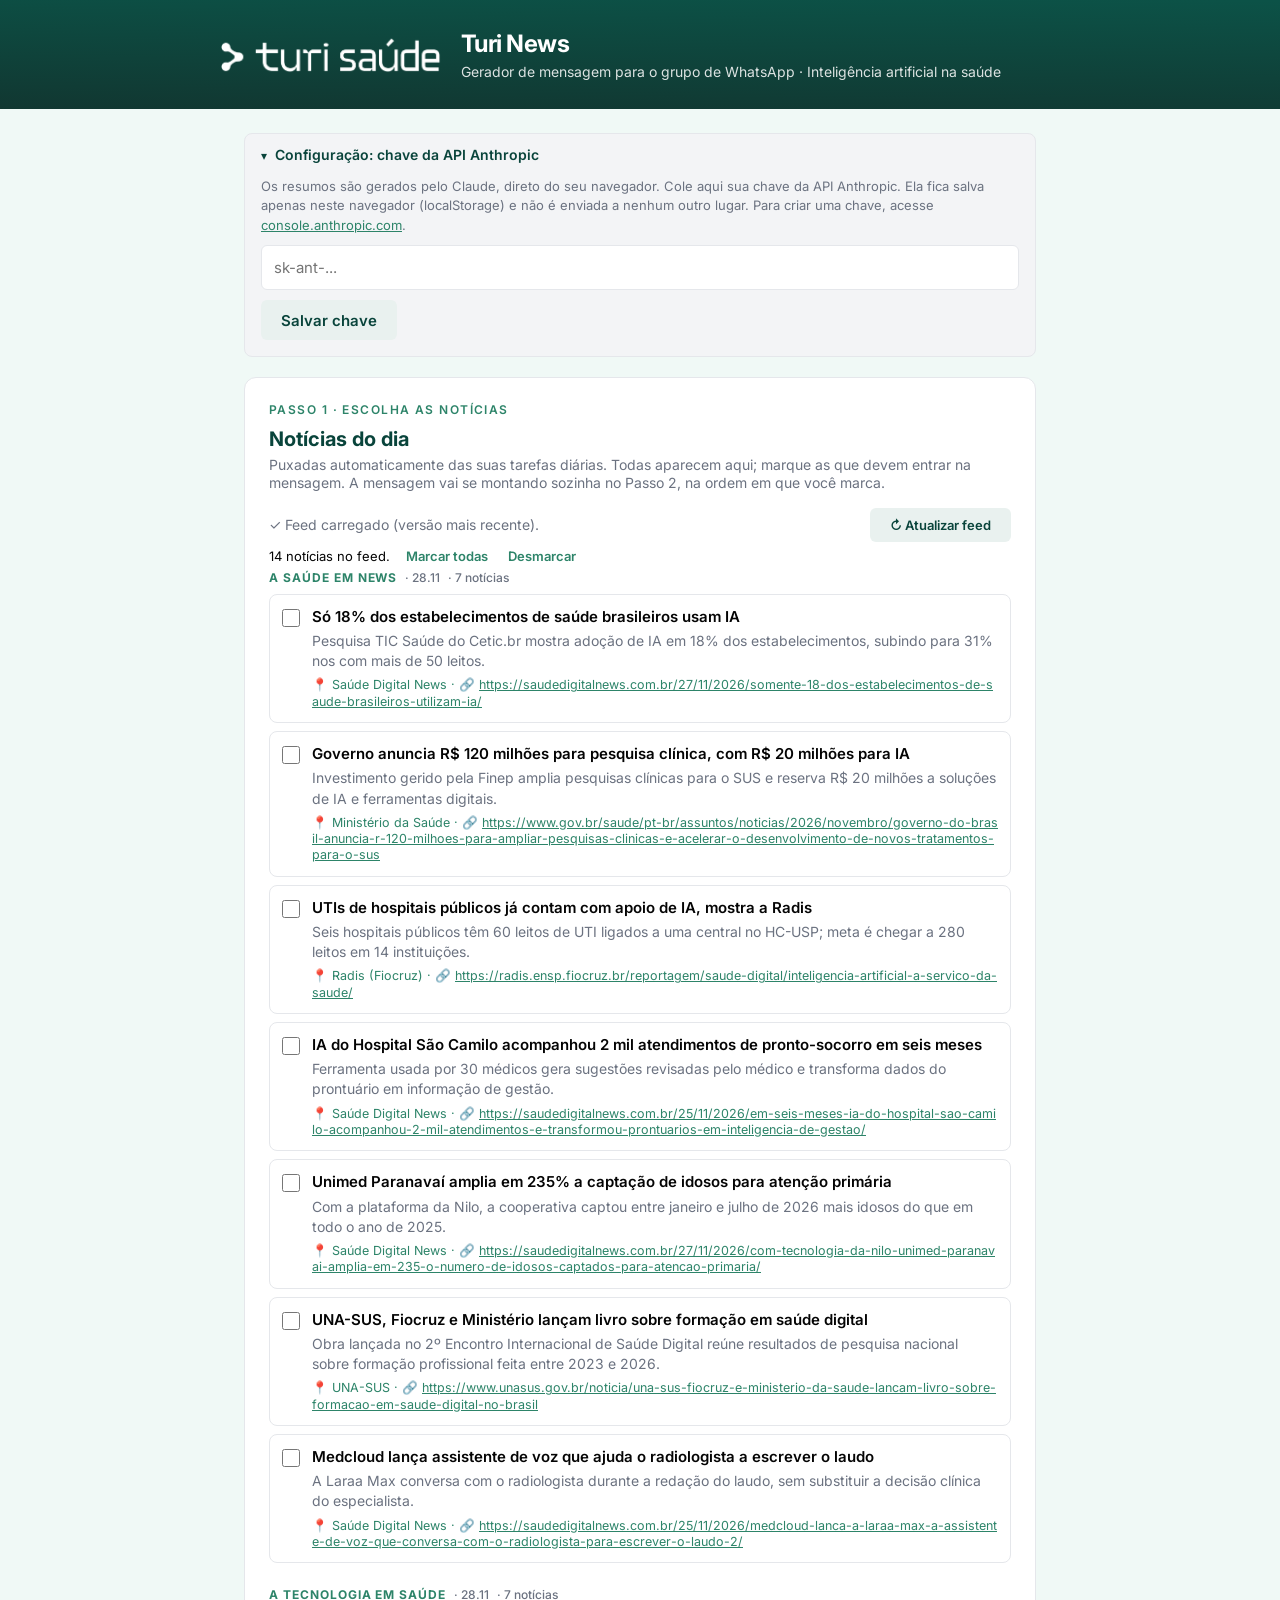
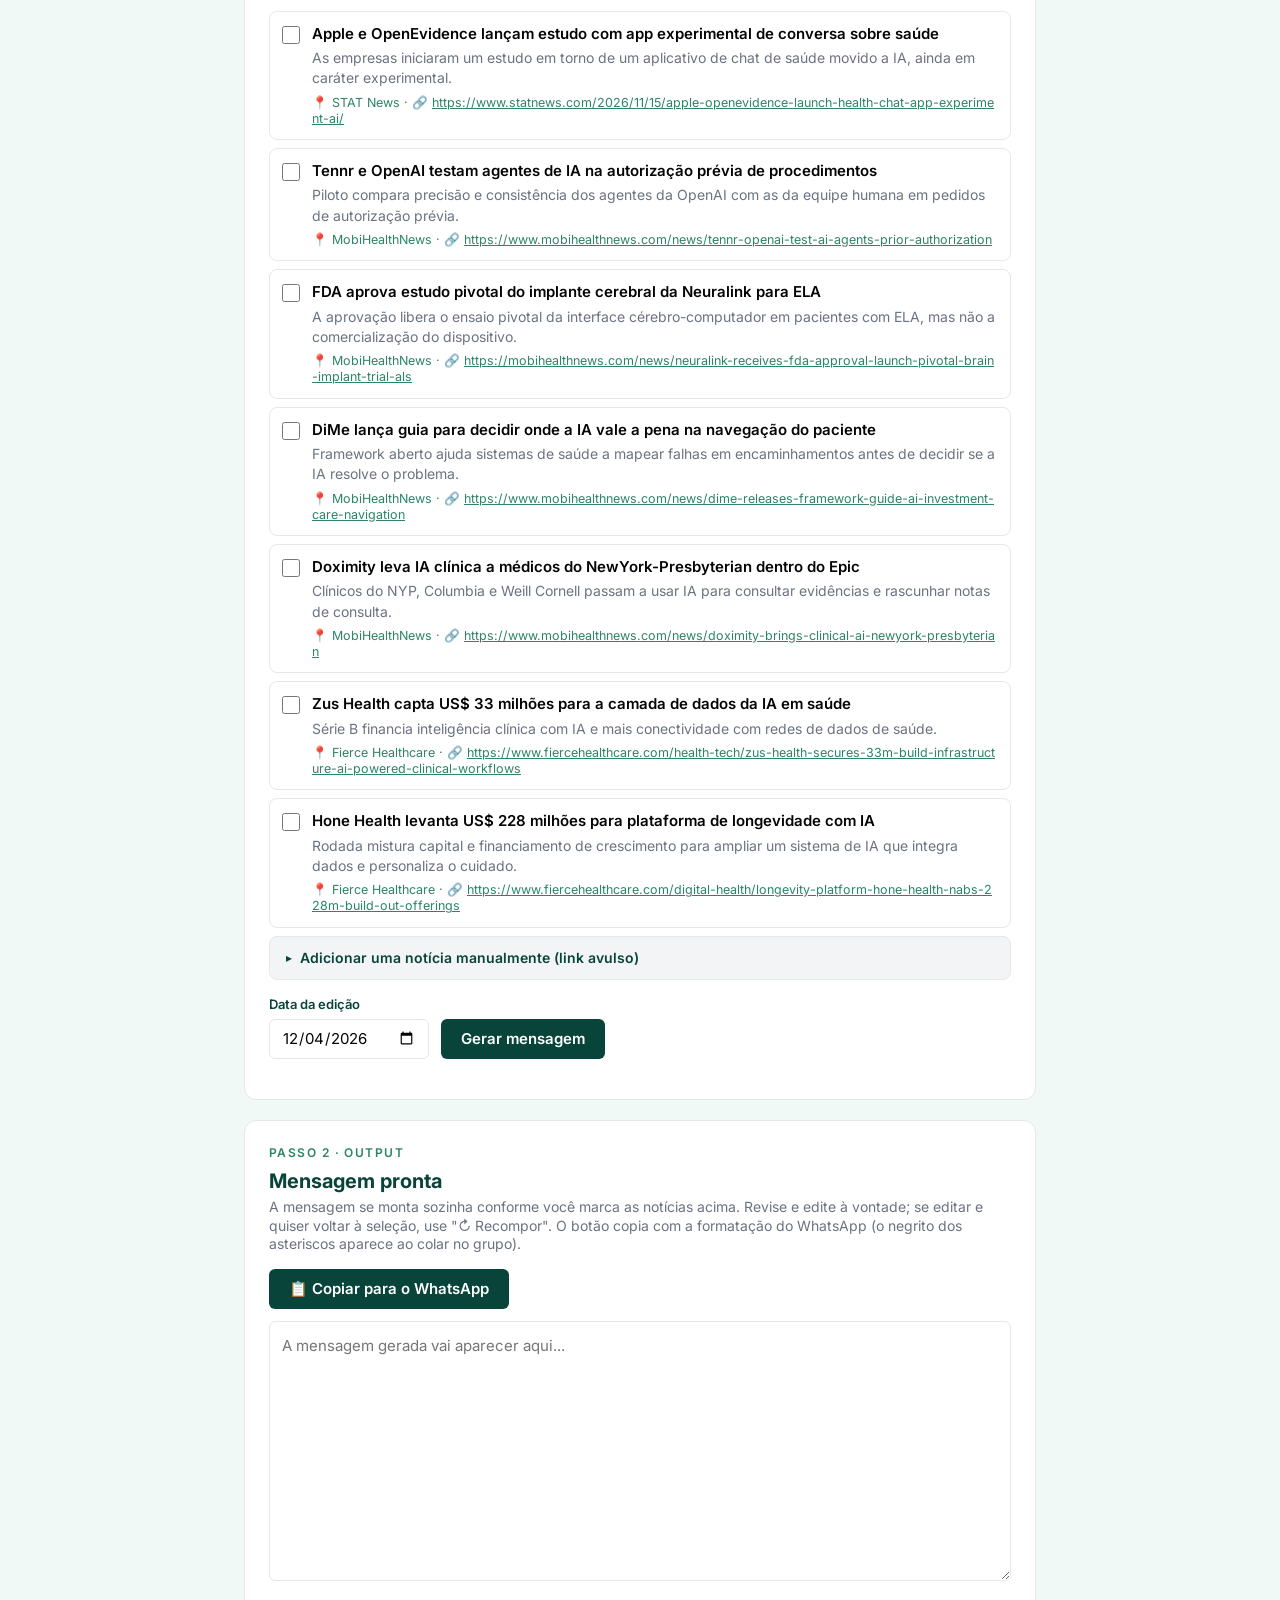
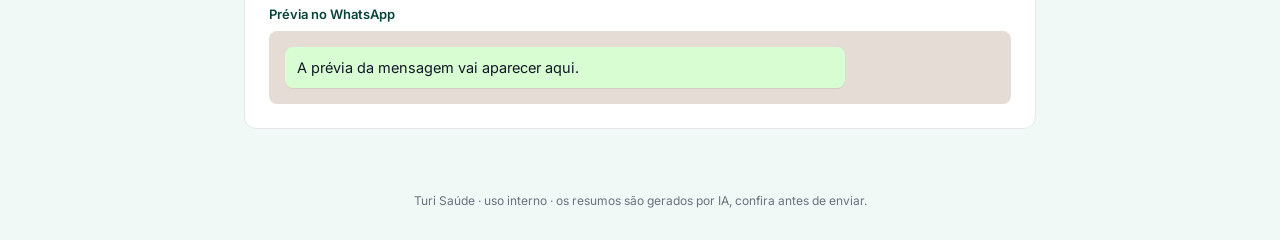
<file: index.html>
<!DOCTYPE html>
<html lang="pt-BR">
<head>
<meta charset="UTF-8">
<meta name="viewport" content="width=device-width, initial-scale=1.0">
<title>Turi News · Gerador de mensagem</title>
<link rel="icon" type="image/png" href="assets/symbol-green.png">
<link rel="preconnect" href="https://fonts.googleapis.com">
<link rel="preconnect" href="https://fonts.gstatic.com" crossorigin>
<link href="https://fonts.googleapis.com/css2?family=Inter:wght@400;500;600;700&display=swap" rel="stylesheet">
<style>
  :root {
    --background: #FFFFFF;
    --foreground: #040404;
    --muted-foreground: #6B7280;
    --border: #E5E7EB;
    --subtle: #F3F4F6;
    --primary: #3D8372;
    --primary-600: #2D8469;
    --primary-dark: #09443B;
    --primary-band: #0C5247;
    --primary-muted: #E9F1EF;
    --primary-50: #F0F9F6;
    --accent: #D08453;
    --destructive: #A53A36;
    --success: #386B20;
    --gradient-dark: linear-gradient(1deg, #113731 -0.23%, #0C5247 98.92%);
  }
  * { box-sizing: border-box; margin: 0; padding: 0; }
  body {
    font-family: 'Inter', system-ui, sans-serif;
    background: var(--primary-50);
    color: var(--foreground);
    font-size: 16px;
    line-height: 1.3;
    min-height: 100vh;
  }
  header {
    background: var(--gradient-dark);
    color: #fff;
    padding: 28px 24px;
  }
  .header-inner {
    max-width: 840px;
    margin: 0 auto;
    display: flex;
    align-items: center;
    gap: 20px;
    flex-wrap: wrap;
  }
  .header-inner img { height: 36px; display: block; }
  .header-text h1 { font-size: 24px; font-weight: 700; letter-spacing: -0.5px; }
  .header-text p { font-size: 14px; opacity: 0.85; margin-top: 4px; }
  main {
    max-width: 840px;
    margin: 0 auto;
    padding: 24px 24px 64px;
    display: flex;
    flex-direction: column;
    gap: 20px;
  }
  .card {
    background: var(--background);
    border: 1px solid var(--border);
    border-radius: 12px;
    padding: 24px;
  }
  .kicker {
    font-size: 12px;
    font-weight: 600;
    text-transform: uppercase;
    letter-spacing: 0.12em;
    color: var(--primary-600);
    margin-bottom: 8px;
  }
  .card h2 { font-size: 20px; font-weight: 700; color: var(--primary-dark); margin-bottom: 4px; }
  .card .hint { font-size: 14px; color: var(--muted-foreground); margin-bottom: 16px; }
  textarea, input[type="password"], input[type="date"] {
    width: 100%;
    font-family: 'Inter', system-ui, sans-serif;
    font-size: 15px;
    color: var(--foreground);
    background: #fff;
    border: 1px solid var(--border);
    border-radius: 6px;
    padding: 12px;
    outline: none;
  }
  textarea:focus, input:focus { border-color: var(--primary); }
  #inputs { display: flex; flex-direction: column; gap: 12px; }
  .input-box {
    border: 1px solid var(--border);
    border-radius: 8px;
    background: #fff;
    padding: 10px 12px 12px;
  }
  .input-box-head {
    display: flex;
    align-items: center;
    justify-content: space-between;
    margin-bottom: 6px;
  }
  .input-box-label {
    font-size: 12px;
    font-weight: 700;
    text-transform: uppercase;
    letter-spacing: 0.08em;
    color: var(--primary-600);
  }
  .input-remove {
    background: transparent;
    color: var(--muted-foreground);
    font-size: 13px;
    font-weight: 500;
    height: auto;
    padding: 2px 6px;
    border-radius: 4px;
  }
  .input-remove:hover { color: var(--destructive); background: #FDF2F2; }
  .input-box textarea {
    min-height: 58px;
    resize: vertical;
    line-height: 1.5;
    border: none;
    padding: 0;
  }
  .input-box textarea:focus { border: none; }
  .input-box:focus-within { border-color: var(--primary); }
  .btn-add {
    margin-top: 12px;
    background: var(--primary-muted);
    color: var(--primary-dark);
    height: 38px;
  }
  .btn-add:hover { background: #CEEAE1; }
  /* Feed */
  .feed-topbar { display: flex; align-items: center; gap: 12px; justify-content: space-between; margin-bottom: 4px; flex-wrap: wrap; }
  #feed-refresh { height: 34px; font-size: 13px; flex-shrink: 0; }
  .feed-status { font-size: 14px; color: var(--muted-foreground); display: flex; align-items: center; gap: 8px; flex: 1; min-width: 200px; }
  .feed-status.error { color: var(--destructive); }
  #feed-list { display: flex; flex-direction: column; gap: 16px; }
  .feed-group-head {
    display: flex; align-items: center; gap: 8px; flex-wrap: wrap;
    font-size: 12px; font-weight: 700; text-transform: uppercase; letter-spacing: 0.08em;
    color: var(--primary-600); margin-bottom: 8px;
  }
  .feed-group-head .count { color: var(--muted-foreground); font-weight: 500; text-transform: none; letter-spacing: 0; }
  .badge {
    font-size: 10px; font-weight: 700; text-transform: uppercase; letter-spacing: 0.06em;
    background: var(--warning-light, #FEF3C7); color: #92660A; border-radius: 999px; padding: 2px 8px;
  }
  .feed-item {
    display: flex; gap: 12px; align-items: flex-start;
    border: 1px solid var(--border); border-radius: 8px; padding: 12px; cursor: pointer;
    transition: border-color 0.12s, background 0.12s; background: #fff; margin-bottom: 8px;
  }
  .feed-item:hover { border-color: var(--primary-300, #8BCAB6); }
  .feed-item.checked { border-color: var(--primary); background: var(--primary-50); }
  .feed-item input[type="checkbox"] { width: 18px; height: 18px; margin-top: 2px; flex-shrink: 0; accent-color: var(--primary-dark); cursor: pointer; }
  .feed-item-body { flex: 1; min-width: 0; }
  .feed-item-title { font-size: 15px; font-weight: 600; color: var(--foreground); line-height: 1.35; }
  .feed-item-resumo { font-size: 14px; color: var(--muted-foreground); line-height: 1.45; margin-top: 4px; }
  .feed-item-meta { font-size: 12.5px; color: var(--primary-600); margin-top: 6px; word-break: break-all; }
  .feed-item-meta a { color: var(--primary-600); }
  .feed-select-bar { display: flex; gap: 12px; align-items: center; font-size: 13px; margin: 2px 0 4px; }
  .feed-select-bar button { background: none; color: var(--primary-600); font-weight: 600; height: auto; padding: 2px 4px; font-size: 13px; }
  .feed-select-bar button:hover { text-decoration: underline; }
  .btn-copy { font-size: 15px; }
  .output-actions-top { margin-top: 0; margin-bottom: 12px; }
  #output {
    min-height: 260px;
    resize: vertical;
    line-height: 1.55;
    white-space: pre-wrap;
  }
  .row { display: flex; gap: 12px; align-items: end; flex-wrap: wrap; margin-top: 16px; }
  .field { display: flex; flex-direction: column; gap: 6px; }
  .field label { font-size: 13px; font-weight: 600; color: var(--primary-dark); }
  input[type="date"] { height: 40px; width: 160px; }
  button {
    font-family: 'Inter', system-ui, sans-serif;
    font-size: 15px;
    font-weight: 600;
    border: none;
    border-radius: 6px;
    height: 40px;
    padding: 0 20px;
    cursor: pointer;
    transition: background 0.15s ease;
  }
  .btn-primary { background: var(--primary-dark); color: #fff; }
  .btn-primary:hover { background: var(--primary-band); }
  .btn-primary:disabled { background: #9CA3AF; cursor: not-allowed; }
  .btn-secondary { background: var(--primary-muted); color: var(--primary-dark); }
  .btn-secondary:hover { background: #CEEAE1; }
  details.config { border: 1px solid var(--border); border-radius: 8px; background: var(--subtle); }
  details.config summary {
    cursor: pointer;
    padding: 12px 16px;
    font-size: 14px;
    font-weight: 600;
    color: var(--primary-dark);
    list-style: none;
    display: flex;
    align-items: center;
    gap: 8px;
  }
  details.config summary::before { content: "▸"; font-size: 12px; }
  details.config[open] summary::before { content: "▾"; }
  details.config .config-body { padding: 0 16px 16px; display: flex; flex-direction: column; gap: 10px; }
  details.config .config-body p { font-size: 13px; color: var(--muted-foreground); line-height: 1.5; }
  details.config .config-body a { color: var(--primary-600); }
  .key-ok { font-size: 13px; color: var(--success); font-weight: 500; }
  #status { display: flex; flex-direction: column; gap: 8px; margin-top: 16px; }
  .status-item {
    display: flex;
    align-items: center;
    gap: 10px;
    font-size: 14px;
    color: var(--muted-foreground);
    background: var(--subtle);
    border-radius: 8px;
    padding: 10px 14px;
    word-break: break-all;
  }
  .status-item .icon { flex-shrink: 0; width: 18px; text-align: center; }
  .status-item.done { color: var(--primary-dark); background: var(--primary-muted); }
  .status-item.error { color: var(--destructive); background: #FDF2F2; }
  .spinner {
    width: 14px; height: 14px;
    border: 2px solid var(--border);
    border-top-color: var(--primary);
    border-radius: 50%;
    animation: spin 0.8s linear infinite;
    display: inline-block;
  }
  @keyframes spin { to { transform: rotate(360deg); } }
  .output-actions { display: flex; gap: 12px; margin-top: 16px; align-items: center; }
  #copy-feedback { font-size: 14px; color: var(--success); font-weight: 500; opacity: 0; transition: opacity 0.2s; }
  #copy-feedback.show { opacity: 1; }
  .preview-wrap { margin-top: 20px; }
  .preview-label { font-size: 13px; font-weight: 600; color: var(--primary-dark); margin-bottom: 8px; }
  .wa-bg {
    background: #E5DDD5;
    border-radius: 8px;
    padding: 16px;
  }
  .wa-bubble {
    background: #D9FDD3;
    border-radius: 8px;
    padding: 10px 12px;
    max-width: 560px;
    font-size: 14.5px;
    line-height: 1.45;
    white-space: pre-wrap;
    word-break: break-word;
    box-shadow: 0 1px 1px rgba(0,0,0,0.08);
    color: #111827;
  }
  .wa-bubble a { color: #027EB5; text-decoration: none; }
  footer {
    max-width: 840px;
    margin: 0 auto;
    padding: 0 24px 32px;
    font-size: 12px;
    color: var(--muted-foreground);
    text-align: center;
  }
  @media (max-width: 576px) {
    header { padding: 20px 16px; }
    main { padding: 16px 16px 48px; }
    .card { padding: 16px; }
  }
</style>
</head>
<body>

<header>
  <div class="header-inner">
    <img src="assets/logo-white.png" alt="Turi Saúde">
    <div class="header-text">
      <h1>Turi News</h1>
      <p>Gerador de mensagem para o grupo de WhatsApp · Inteligência artificial na saúde</p>
    </div>
  </div>
</header>

<main>

  <details class="config" id="config">
    <summary>Configuração: chave da API Anthropic <span class="key-ok" id="key-status"></span></summary>
    <div class="config-body">
      <p>Os resumos são gerados pelo Claude, direto do seu navegador. Cole aqui sua chave da API Anthropic. Ela fica salva apenas neste navegador (localStorage) e não é enviada a nenhum outro lugar. Para criar uma chave, acesse <a href="https://console.anthropic.com/settings/keys" target="_blank" rel="noopener">console.anthropic.com</a>.</p>
      <input type="password" id="api-key" placeholder="sk-ant-...">
      <div><button class="btn-secondary" id="save-key">Salvar chave</button></div>
    </div>
  </details>

  <section class="card">
    <div class="kicker">Passo 1 · Escolha as notícias</div>
    <h2>Notícias do dia</h2>
    <p class="hint">Puxadas automaticamente das suas tarefas diárias. Todas aparecem aqui; marque as que devem entrar na mensagem. A mensagem vai se montando sozinha no Passo 2, na ordem em que você marca.</p>
    <div class="feed-topbar">
      <div id="feed-status" class="feed-status"><span class="spinner"></span> Carregando o feed do dia...</div>
      <button class="btn-secondary" id="feed-refresh" type="button" title="Buscar a versão mais recente do feed">↻ Atualizar feed</button>
    </div>
    <div id="feed-list"></div>

    <details class="config manual" id="manual">
      <summary>Adicionar uma notícia manualmente (link avulso)</summary>
      <div class="config-body">
        <p class="hint" style="margin:0 0 4px;">Uma notícia por caixa: cole o link (notícia, artigo, PDF ou YouTube) e, se quiser, o título/resumo como contexto. O resumo é gerado pela IA (precisa da chave da API).</p>
        <div id="inputs"></div>
        <button class="btn-add" id="add-input" type="button">+ Adicionar notícia</button>
      </div>
    </details>

    <div class="row">
      <div class="field">
        <label for="edition-date">Data da edição</label>
        <input type="date" id="edition-date">
      </div>
      <button class="btn-primary" id="generate">Gerar mensagem</button>
    </div>
    <div id="status"></div>
  </section>

  <section class="card">
    <div class="kicker">Passo 2 · Output</div>
    <h2>Mensagem pronta</h2>
    <p class="hint">A mensagem se monta sozinha conforme você marca as notícias acima. Revise e edite à vontade; se editar e quiser voltar à seleção, use "↻ Recompor". O botão copia com a formatação do WhatsApp (o negrito dos asteriscos aparece ao colar no grupo).</p>
    <div class="output-actions output-actions-top">
      <button class="btn-primary btn-copy" id="copy">📋 Copiar para o WhatsApp</button>
      <button class="btn-secondary" id="resync" type="button" style="display:none;">↻ Recompor da seleção</button>
      <span id="copy-feedback">Copiada! É só colar no grupo.</span>
    </div>
    <textarea id="output" placeholder="A mensagem gerada vai aparecer aqui..."></textarea>
    <div class="preview-wrap">
      <div class="preview-label">Prévia no WhatsApp</div>
      <div class="wa-bg"><div class="wa-bubble" id="preview">A prévia da mensagem vai aparecer aqui.</div></div>
    </div>
  </section>

</main>

<footer>Turi Saúde · uso interno · os resumos são gerados por IA, confira antes de enviar.</footer>

<script>
const $ = (id) => document.getElementById(id);
const KEY_STORAGE = 'turi_news_api_key';
const MODEL = 'claude-sonnet-5';

// ---------- API key ----------
function loadKey() {
  const k = localStorage.getItem(KEY_STORAGE) || '';
  $('api-key').value = k;
  $('key-status').textContent = k ? '· chave salva ✓' : '';
  if (!k) $('config').open = true;
  return k;
}
$('save-key').addEventListener('click', () => {
  localStorage.setItem(KEY_STORAGE, $('api-key').value.trim());
  loadKey();
  $('config').open = false;
});
loadKey();

// ---------- Date ----------
(function initDate() {
  const now = new Date();
  const pad = (n) => String(n).padStart(2, '0');
  $('edition-date').value = now.getFullYear() + '-' + pad(now.getMonth() + 1) + '-' + pad(now.getDate());
})();
function editionLabel() {
  const v = $('edition-date').value;
  if (!v) { const d = new Date(); return String(d.getDate()).padStart(2,'0') + '.' + String(d.getMonth()+1).padStart(2,'0'); }
  const [, m, d] = v.split('-');
  return d + '.' + m;
}

// ---------- Input boxes ----------
const inputsEl = $('inputs');
function renumber() {
  const boxes = [...inputsEl.querySelectorAll('.input-box')];
  const showRemove = boxes.length > 1;
  boxes.forEach((b, i) => {
    b.querySelector('.input-box-label').textContent = 'Notícia ' + (i + 1);
    b.querySelector('.input-remove').style.display = showRemove ? '' : 'none';
  });
}
function makeBox(value) {
  const box = document.createElement('div');
  box.className = 'input-box';
  box.innerHTML =
    '<div class="input-box-head">' +
      '<span class="input-box-label"></span>' +
      '<button type="button" class="input-remove">Remover</button>' +
    '</div>' +
    '<textarea class="link-input" placeholder="Cole o link aqui. Opcional: cole também o título ou um resumo como contexto."></textarea>';
  if (value) box.querySelector('.link-input').value = value;
  box.querySelector('.input-remove').addEventListener('click', () => { box.remove(); renumber(); });
  return box;
}
function addBox(value) { inputsEl.appendChild(makeBox(value)); renumber(); }
for (let i = 0; i < 3; i++) addBox();
$('add-input').addEventListener('click', () => {
  addBox();
  inputsEl.lastElementChild.querySelector('.link-input').focus();
});

// ---------- Feed diário (das tarefas) ----------
const FEEDS = [
  { file: 'feed/saude.json', fallback: 'A saúde em News' },
  { file: 'feed/tecnologia.json', fallback: 'A tecnologia em saúde' }
];
function escapeHtml(s) {
  return String(s == null ? '' : s).replace(/&/g,'&amp;').replace(/</g,'&lt;').replace(/>/g,'&gt;').replace(/"/g,'&quot;');
}
function domainName(url) {
  try { return new URL(url).hostname.replace(/^www\./, ''); } catch (e) { return ''; }
}
function fmtFeedDate(d) {
  const m = /^(\d{4})-(\d{2})-(\d{2})/.exec(d || '');
  return m ? m[3] + '.' + m[2] : (d || '');
}
function setFeedItemState(cb) { cb.closest('.feed-item').classList.toggle('checked', cb.checked); }
function renderFeedGroup(fonte, dataStr, items, isExample) {
  const group = document.createElement('div');
  group.className = 'feed-group';
  const head = document.createElement('div');
  head.className = 'feed-group-head';
  head.innerHTML = '<span>' + escapeHtml(fonte) + '</span>' +
    (dataStr ? '<span class="count">· ' + fmtFeedDate(dataStr) + '</span>' : '') +
    '<span class="count">· ' + items.length + (items.length === 1 ? ' notícia' : ' notícias') + '</span>' +
    (isExample ? '<span class="badge">exemplo</span>' : '');
  group.appendChild(head);
  items.forEach(it => {
    const veic = it.veiculo || domainName(it.link) || 'Fonte não identificada';
    const label = document.createElement('label');
    label.className = 'feed-item';
    label.innerHTML =
      '<input type="checkbox">' +
      '<div class="feed-item-body">' +
        '<div class="feed-item-title"></div>' +
        '<div class="feed-item-resumo"></div>' +
        '<div class="feed-item-meta">📍 ' + escapeHtml(veic) + ' · 🔗 <a href="' + encodeURI(it.link || '') + '" target="_blank" rel="noopener">' + escapeHtml(it.link || '') + '</a></div>' +
      '</div>';
    label.querySelector('.feed-item-title').textContent = it.titulo || it.resumo || '(sem título)';
    label.querySelector('.feed-item-resumo').textContent = it.resumo || '';
    const cb = label.querySelector('input');
    cb._item = { url: it.link, resumo: it.resumo || it.titulo || '', veiculo: veic };
    cb.addEventListener('change', () => { setFeedItemState(cb); refreshOutput(); });
    group.appendChild(label);
  });
  return group;
}
async function loadFeeds() {
  const list = $('feed-list');
  const statusEl = $('feed-status');
  // preserva a seleção atual para reaplicar após recarregar
  const prevChecked = new Set([...document.querySelectorAll('#feed-list input[type=checkbox]')].filter(cb => cb.checked).map(cb => cb._item && cb._item.url));
  list.innerHTML = '';
  const oldBar = document.querySelector('.feed-select-bar');
  if (oldBar) oldBar.remove();
  statusEl.classList.remove('error');
  statusEl.innerHTML = '<span class="spinner"></span> Buscando o feed mais recente...';
  let total = 0, loadedAny = false, anyExample = false;
  const bust = '?t=' + Date.now() + '-' + Math.random().toString(36).slice(2);
  for (const feed of FEEDS) {
    try {
      const r = await fetch(feed.file + bust, { cache: 'no-store' });
      if (!r.ok) continue;
      const data = await r.json();
      const items = (data.itens || data.items || []).filter(x => x && x.link);
      if (!items.length) continue;
      loadedAny = true; total += items.length;
      if (data.exemplo) anyExample = true;
      list.appendChild(renderFeedGroup(data.fonte || feed.fallback, data.data, items, !!data.exemplo));
    } catch (e) { /* feed indisponível, segue */ }
  }
  if (loadedAny) {
    const bar = document.createElement('div');
    bar.className = 'feed-select-bar';
    bar.innerHTML = '<span>' + total + ' notícias no feed.</span>' +
      '<button type="button" id="sel-all">Marcar todas</button>' +
      '<button type="button" id="sel-none">Desmarcar</button>';
    list.parentNode.insertBefore(bar, list);
    const setAll = (v) => { document.querySelectorAll('#feed-list input[type=checkbox]').forEach(cb => { cb.checked = v; setFeedItemState(cb); }); refreshOutput(); };
    $('sel-all').addEventListener('click', () => setAll(true));
    $('sel-none').addEventListener('click', () => setAll(false));
    // reaplica a seleção que existia antes de recarregar (URLs que ainda estão no feed)
    if (prevChecked.size) {
      document.querySelectorAll('#feed-list input[type=checkbox]').forEach(cb => {
        if (cb._item && prevChecked.has(cb._item.url)) { cb.checked = true; setFeedItemState(cb); }
      });
      refreshOutput();
    }
    statusEl.classList.remove('error');
    statusEl.innerHTML = anyExample
      ? '✓ Feed carregado. Os itens marcados como <span class="badge">exemplo</span> somem quando suas tarefas publicarem o feed real.'
      : '✓ Feed carregado (versão mais recente).';
  } else {
    statusEl.classList.remove('error');
    statusEl.textContent = 'Nenhum feed encontrado ainda. Você pode adicionar notícias manualmente abaixo.';
    $('manual').open = true;
  }
}
loadFeeds();
$('feed-refresh').addEventListener('click', () => loadFeeds());

// ---------- URL extraction ----------
function extractUrls(text) {
  const re = /\bhttps?:\/\/[^\s<>"'\)\]]+|\bwww\.[^\s<>"'\)\]]+/gi;
  const found = text.match(re) || [];
  // além do regex, aceita linhas inteiras que parecem um endereço (dominio.com/...), sem espaços
  const bareLines = text.split('\n').map(s => s.trim())
    .filter(s => s && !s.includes(' ') && !/^https?:\/\//i.test(s) && /^[a-z0-9][a-z0-9.-]*\.[a-z]{2,}(\/[^\s]*)?$/i.test(s));
  const clean = found.concat(bareLines)
    .map(u => u.replace(/[.,;:!?…]+$/, ''))
    .map(u => /^https?:\/\//i.test(u) ? u : 'https://' + u);
  return [...new Set(clean)];
}

// ---------- Content fetching ----------
function isYouTube(url) { return /(youtube\.com|youtu\.be)\//i.test(url); }
async function fetchYouTubeMeta(url) {
  try {
    const r = await fetchWithTimeout('https://noembed.com/embed?url=' + encodeURIComponent(url), 10000);
    if (r.ok) {
      const j = await r.json();
      if (j && j.title) return 'Título do vídeo: ' + j.title + '\nCanal do YouTube: ' + (j.author_name || 'desconhecido');
    }
  } catch (e) { /* segue */ }
  return null;
}
function stripHtml(html) {
  const doc = new DOMParser().parseFromString(html, 'text/html');
  doc.querySelectorAll('script,style,noscript,svg,nav,footer,iframe').forEach(el => el.remove());
  return (doc.body ? doc.body.textContent : '').replace(/\s+/g, ' ').trim();
}
async function fetchWithTimeout(url, ms) {
  const ctrl = new AbortController();
  const t = setTimeout(() => ctrl.abort(), ms);
  try { return await fetch(url, { signal: ctrl.signal }); }
  finally { clearTimeout(t); }
}
async function fetchContent(url) {
  // 0) YouTube: busca título e canal reais via noembed (evita resumo inventado)
  let ytMeta = null;
  if (isYouTube(url)) ytMeta = await fetchYouTubeMeta(url);
  // 1) Jina Reader: lida com notícias, PDFs e YouTube, e devolve markdown com CORS liberado
  try {
    const r = await fetchWithTimeout('https://r.jina.ai/' + url, 25000);
    if (r.ok) {
      const text = await r.text();
      if (text && text.trim().length > 60) return ytMeta ? ytMeta + '\n\n' + text : text;
    }
  } catch (e) { /* tenta fallback */ }
  // 2) Fallback: AllOrigins devolve o HTML bruto
  try {
    const r = await fetchWithTimeout('https://api.allorigins.win/raw?url=' + encodeURIComponent(url), 25000);
    if (r.ok) {
      const text = stripHtml(await r.text());
      if (text.length > 60) return ytMeta ? ytMeta + '\n\n' + text : text;
    }
  } catch (e) { /* segue sem conteúdo */ }
  return ytMeta;
}

// ---------- Claude ----------
async function summarize(url, content, userContext, apiKey) {
  const contextBlock = (userContext || '').trim()
    ? `\n\nTEXTO COLADO PELO USUÁRIO (pode conter título, data e resumo de apoio sobre este link e sobre outros; use apenas o que se referir a ESTE link):\n${userContext.trim().slice(0, 4000)}`
    : '';
  const prompt = `Você escreve itens da "Turi News", uma curadoria de notícias sobre inteligência artificial na saúde enviada em um grupo de WhatsApp de médicos e profissionais de saúde no Brasil.

Com base no conteúdo abaixo, gere:
1. "resumo": UMA frase curta em português do Brasil (máximo 22 palavras), direta e informativa, resumindo a notícia, o estudo ou o vídeo. Sem hashtags, sem emojis, sem ponto de exclamação e sem travessão.
2. "veiculo": o nome do veículo de notícias, da revista científica ou do canal (exemplos: "Nature Medicine", "STAT News", "The Lancet Digital Health", "YouTube · nome do canal"). Se não conseguir identificar, deduza pelo domínio do link.

REGRA IMPORTANTE: nunca invente fatos. Se o conteúdo extraído e o texto do usuário não forem suficientes, escreva um resumo genérico e honesto apenas com o que estiver disponível (título, domínio, contexto).

URL: ${url}

CONTEÚDO EXTRAÍDO DA PÁGINA:
${content ? content.slice(0, 14000) : '(não foi possível extrair o conteúdo da página; use o texto colado pelo usuário se houver, ou deduza pelo URL, sem inventar detalhes)'}${contextBlock}

Responda APENAS com JSON válido no formato {"resumo": "...", "veiculo": "..."}`;

  const resp = await fetch('https://api.anthropic.com/v1/messages', {
    method: 'POST',
    headers: {
      'content-type': 'application/json',
      'x-api-key': apiKey,
      'anthropic-version': '2023-06-01',
      'anthropic-dangerous-direct-browser-access': 'true'
    },
    body: JSON.stringify({
      model: MODEL,
      max_tokens: 300,
      messages: [{ role: 'user', content: prompt }]
    })
  });
  if (!resp.ok) {
    if (resp.status === 401) throw new Error('Chave da API inválida. Confira na configuração acima.');
    if (resp.status === 429) throw new Error('Limite de uso da API atingido. Tente de novo em instantes.');
    const body = await resp.text().catch(() => '');
    throw new Error('Erro da API (' + resp.status + '). ' + body.slice(0, 120));
  }
  const data = await resp.json();
  const text = (data.content && data.content[0] && data.content[0].text || '').trim();
  const match = text.match(/\{[\s\S]*\}/);
  if (!match) throw new Error('Resposta inesperada do modelo.');
  const parsed = JSON.parse(match[0]);
  if (!parsed.resumo || !parsed.veiculo) throw new Error('Resposta incompleta do modelo.');
  return parsed;
}

// ---------- Status UI ----------
function statusItem(url) {
  const el = document.createElement('div');
  el.className = 'status-item';
  el.innerHTML = '<span class="icon"><span class="spinner"></span></span><span class="label"></span>';
  el.querySelector('.label').textContent = 'Lendo ' + url;
  $('status').appendChild(el);
  return {
    done(msg) { el.classList.add('done'); el.querySelector('.icon').textContent = '✓'; el.querySelector('.label').textContent = msg; },
    error(msg) { el.classList.add('error'); el.querySelector('.icon').textContent = '✕'; el.querySelector('.label').textContent = msg; },
    update(msg) { el.querySelector('.label').textContent = msg; }
  };
}

// ---------- Message assembly ----------
const NUM_EMOJI = ['1️⃣','2️⃣','3️⃣','4️⃣','5️⃣','6️⃣','7️⃣','8️⃣','9️⃣','🔟'];
function numMarker(i) { return i < 10 ? NUM_EMOJI[i] : (i + 1) + '.'; }
function buildMessage(items) {
  const blocks = items.map((it, idx) => `${numMarker(idx)} ${it.resumo}\n📍 ${it.veiculo}\n🔗 ${it.url}`);
  return `🩺 *Turi News · ${editionLabel()}*\nInteligência artificial na saúde\n\n` + blocks.join('\n\n');
}
function renderPreview() {
  const raw = $('output').value || 'A prévia da mensagem vai aparecer aqui.';
  const esc = raw.replace(/&/g, '&amp;').replace(/</g, '&lt;').replace(/>/g, '&gt;');
  const html = esc
    .replace(/\*([^*\n]+)\*/g, '<strong>$1</strong>')
    .replace(/_([^_\n]+)_/g, '<em>$1</em>')
    .replace(/(https?:\/\/[^\s]+)/g, '<a href="$1" target="_blank" rel="noopener">$1</a>');
  $('preview').innerHTML = html;
}

// Estado da mensagem: notícias manuais (resumidas via API) e controle de edição manual.
let manualItems = [];
let outputDirty = false;
function setOutput(text) {
  $('output').value = text;
  outputDirty = false;
  renderPreview();
  updateResyncBtn();
}
function selectedFeedItems() {
  return [...document.querySelectorAll('#feed-list input[type=checkbox]')]
    .filter(cb => cb.checked)
    .map(cb => cb._item)
    .map(it => ({ url: it.url, resumo: it.resumo, veiculo: it.veiculo }));
}
// Recompõe a mensagem a partir da seleção atual (feed marcado + itens manuais já gerados).
function refreshOutput(force) {
  if (outputDirty && !force) { updateResyncBtn(); return; }
  const items = [...selectedFeedItems(), ...manualItems];
  setOutput(items.length ? buildMessage(items) : '');
}
function updateResyncBtn() {
  const btn = $('resync');
  if (!btn) return;
  btn.style.display = outputDirty ? '' : 'none';
}
$('output').addEventListener('input', () => { outputDirty = true; renderPreview(); updateResyncBtn(); });
$('resync').addEventListener('click', () => refreshOutput(true));
$('edition-date').addEventListener('change', () => { if (!outputDirty) refreshOutput(); });

// ---------- Generate (resume os links manuais e recompõe a mensagem) ----------
// As notícias do feed já entram na mensagem ao vivo, ao marcar a caixinha.
// Este botão serve para acrescentar links manuais (resumidos via API).
$('generate').addEventListener('click', async () => {
  const hasFeed = selectedFeedItems().length > 0;

  // Links manuais: extraídos das caixas, resumidos via API. Usa o texto da caixa como contexto.
  const boxTexts = [...document.querySelectorAll('.link-input')].map(t => t.value).filter(s => s.trim());
  const jobs = [];
  const seen = new Set([...selectedFeedItems().map(i => i.url), ...manualItems.map(i => i.url)]);
  for (const boxText of boxTexts) {
    for (const url of extractUrls(boxText)) {
      if (seen.has(url)) continue;
      seen.add(url);
      jobs.push({ url, context: boxText });
    }
  }

  if (!hasFeed && !jobs.length && !manualItems.length) {
    $('status').innerHTML = '';
    statusItem('').error('Marque ao menos uma notícia do feed acima, ou adicione um link manual.');
    return;
  }

  const apiKey = ($('api-key').value || '').trim();
  if (jobs.length && !apiKey) {
    $('config').open = true;
    $('manual').open = true;
    $('api-key').focus();
    $('status').innerHTML = '';
    statusItem('').error('Para resumir links manuais é preciso a chave da API. As notícias do feed não precisam de chave.');
    return;
  }
  if (apiKey) { localStorage.setItem(KEY_STORAGE, apiKey); loadKey(); }

  if (!jobs.length) {
    // Sem links manuais novos: só recompõe a mensagem a partir da seleção do feed.
    refreshOutput(true);
    $('output').scrollIntoView({ behavior: 'smooth', block: 'start' });
    return;
  }

  const btn = $('generate');
  btn.disabled = true;
  btn.textContent = 'Gerando...';
  $('status').innerHTML = '';

  // Links manuais via API, acrescentados ao final (depois das notícias do feed).
  for (const job of jobs) {
    const st = statusItem(job.url);
    try {
      const content = await fetchContent(job.url);
      st.update((content ? 'Resumindo ' : 'Conteúdo indisponível, resumindo pelo link ') + job.url);
      const { resumo, veiculo } = await summarize(job.url, content, job.context, apiKey);
      manualItems.push({ url: job.url, resumo, veiculo });
      st.done(resumo + ' (' + veiculo + ')');
    } catch (err) {
      manualItems.push({ url: job.url, resumo: '[Edite: resumo da notícia]', veiculo: '[Edite: nome do veículo]' });
      st.error('Falhou: ' + job.url + ' · ' + err.message);
    }
    // limpa as caixas já processadas para não duplicar em novo clique
  }
  document.querySelectorAll('.link-input').forEach(t => t.value = '');

  refreshOutput(true);
  btn.disabled = false;
  btn.textContent = 'Gerar mensagem';
  $('output').scrollIntoView({ behavior: 'smooth', block: 'start' });
});

// ---------- Copy ----------
$('copy').addEventListener('click', async () => {
  const text = $('output').value;
  if (!text) return;
  try {
    await navigator.clipboard.writeText(text);
  } catch (e) {
    $('output').select();
    document.execCommand('copy');
  }
  const fb = $('copy-feedback');
  fb.classList.add('show');
  setTimeout(() => fb.classList.remove('show'), 2500);
});
</script>
</body>
</html>
</file>
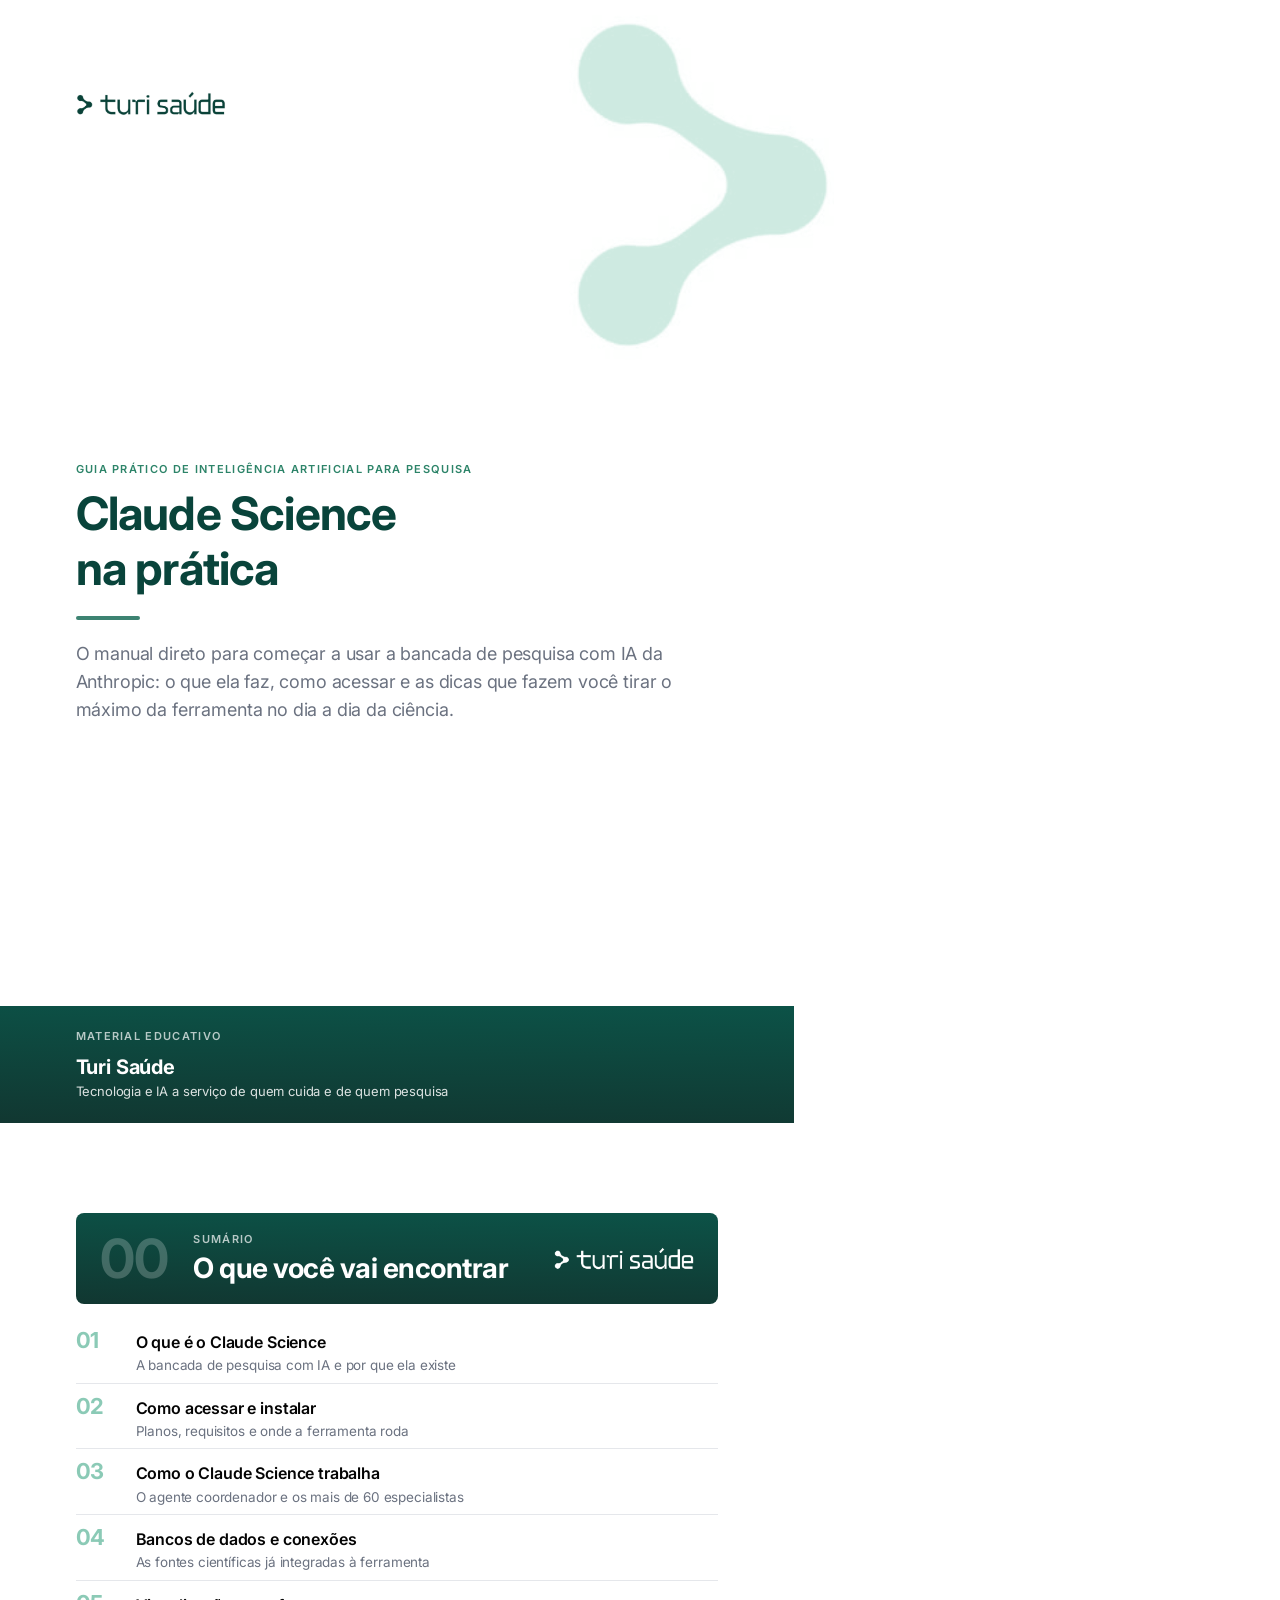
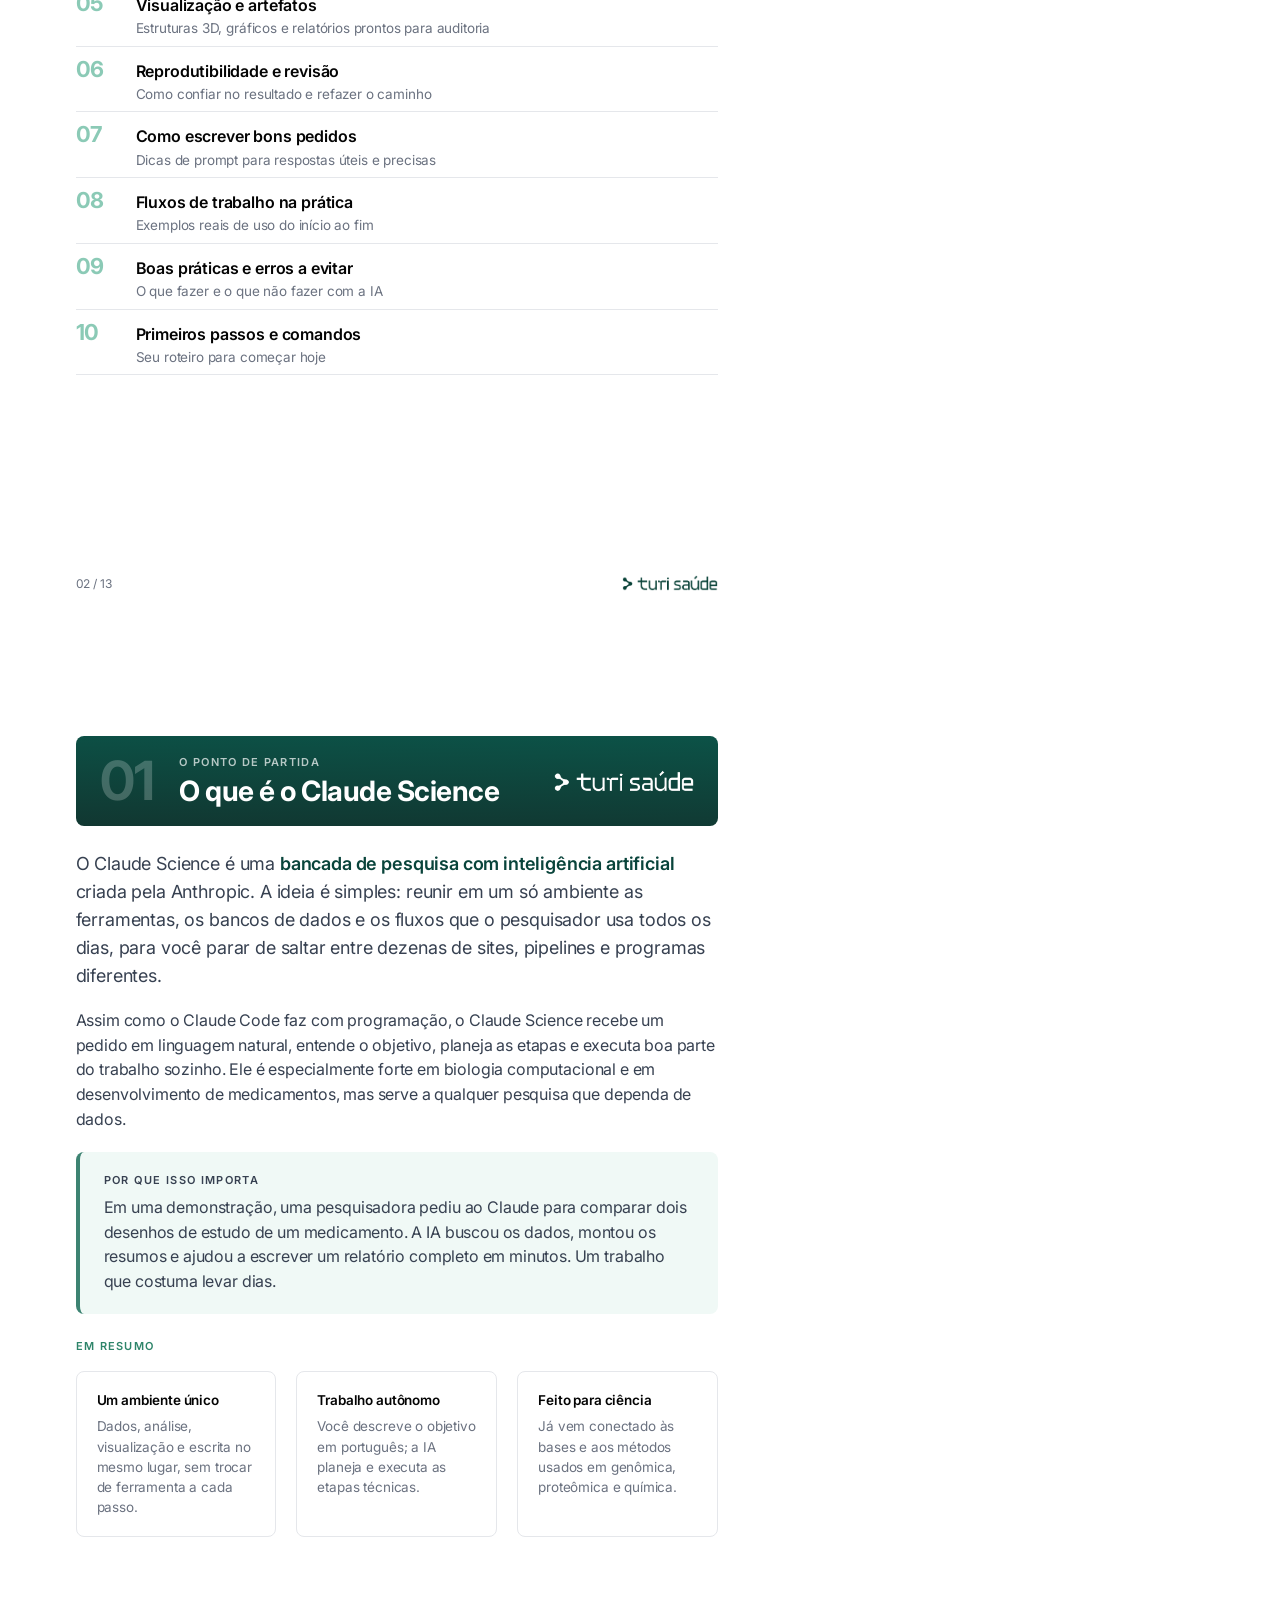
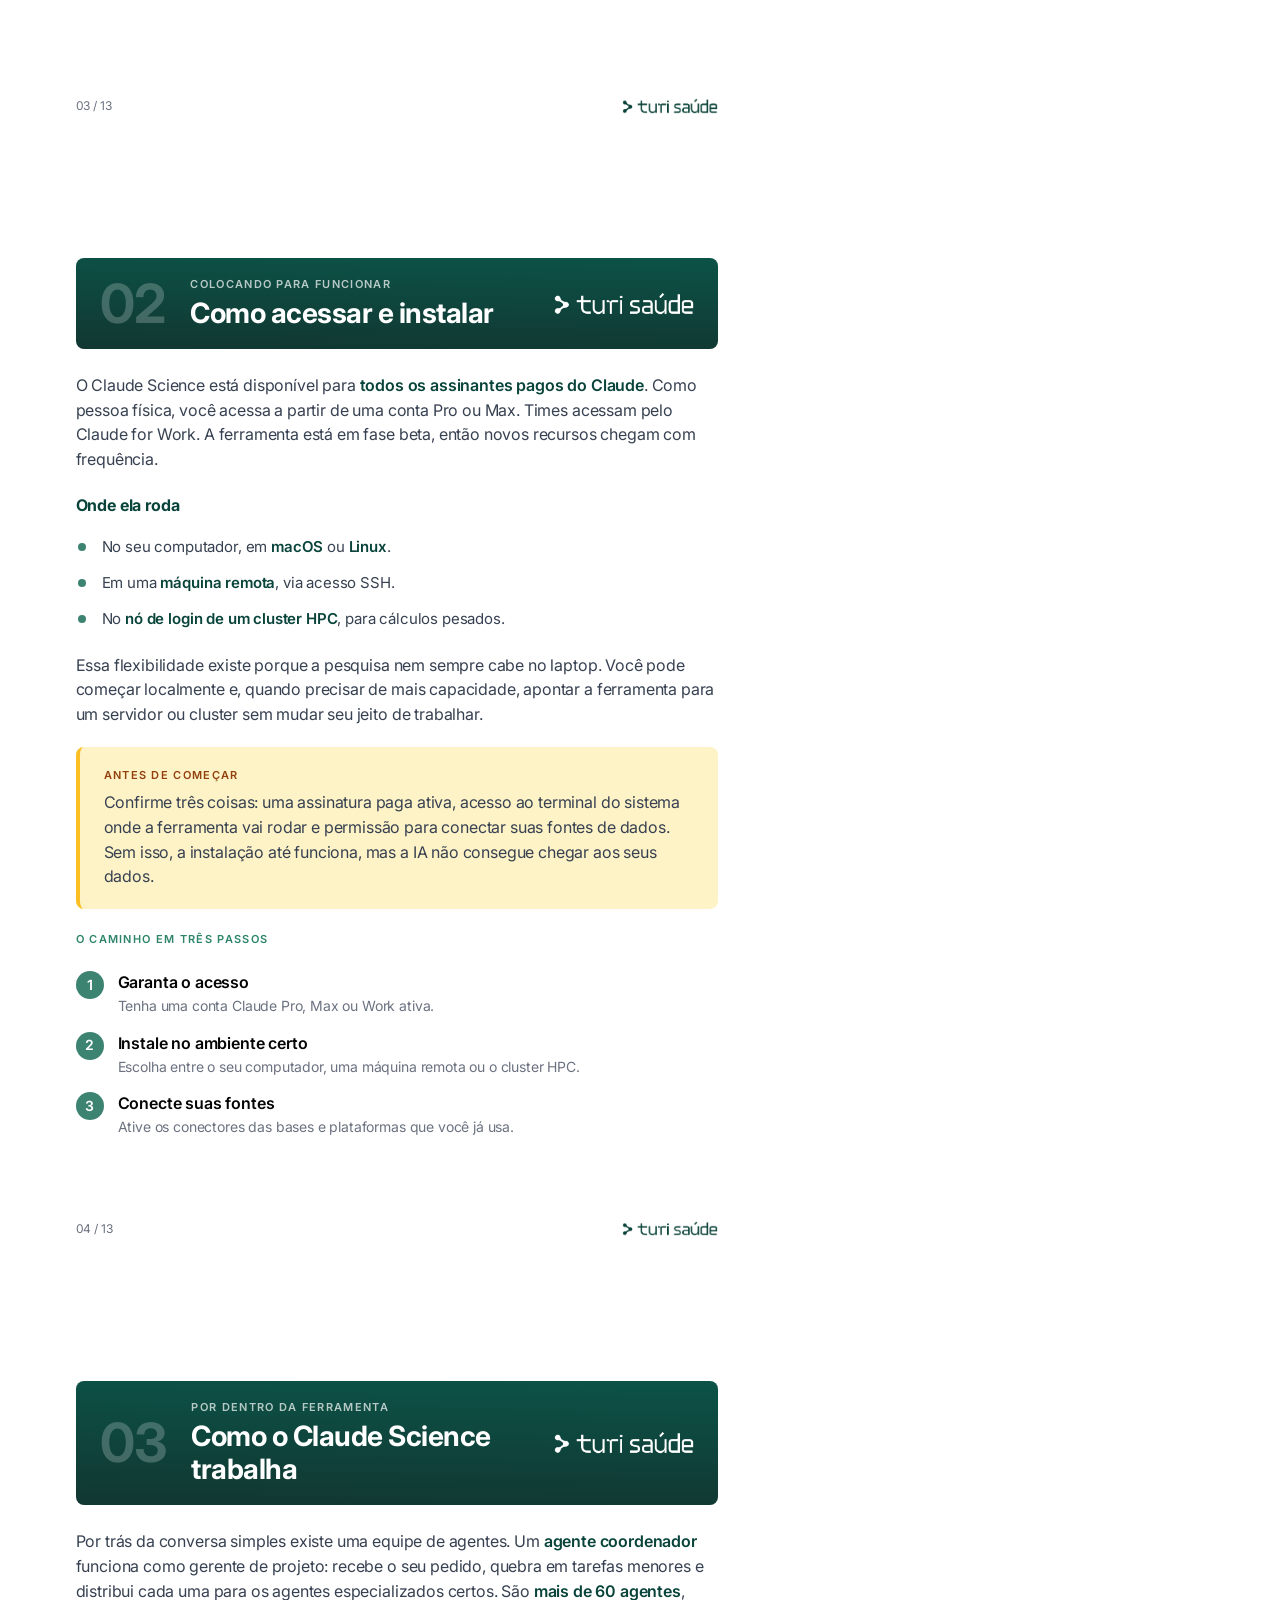
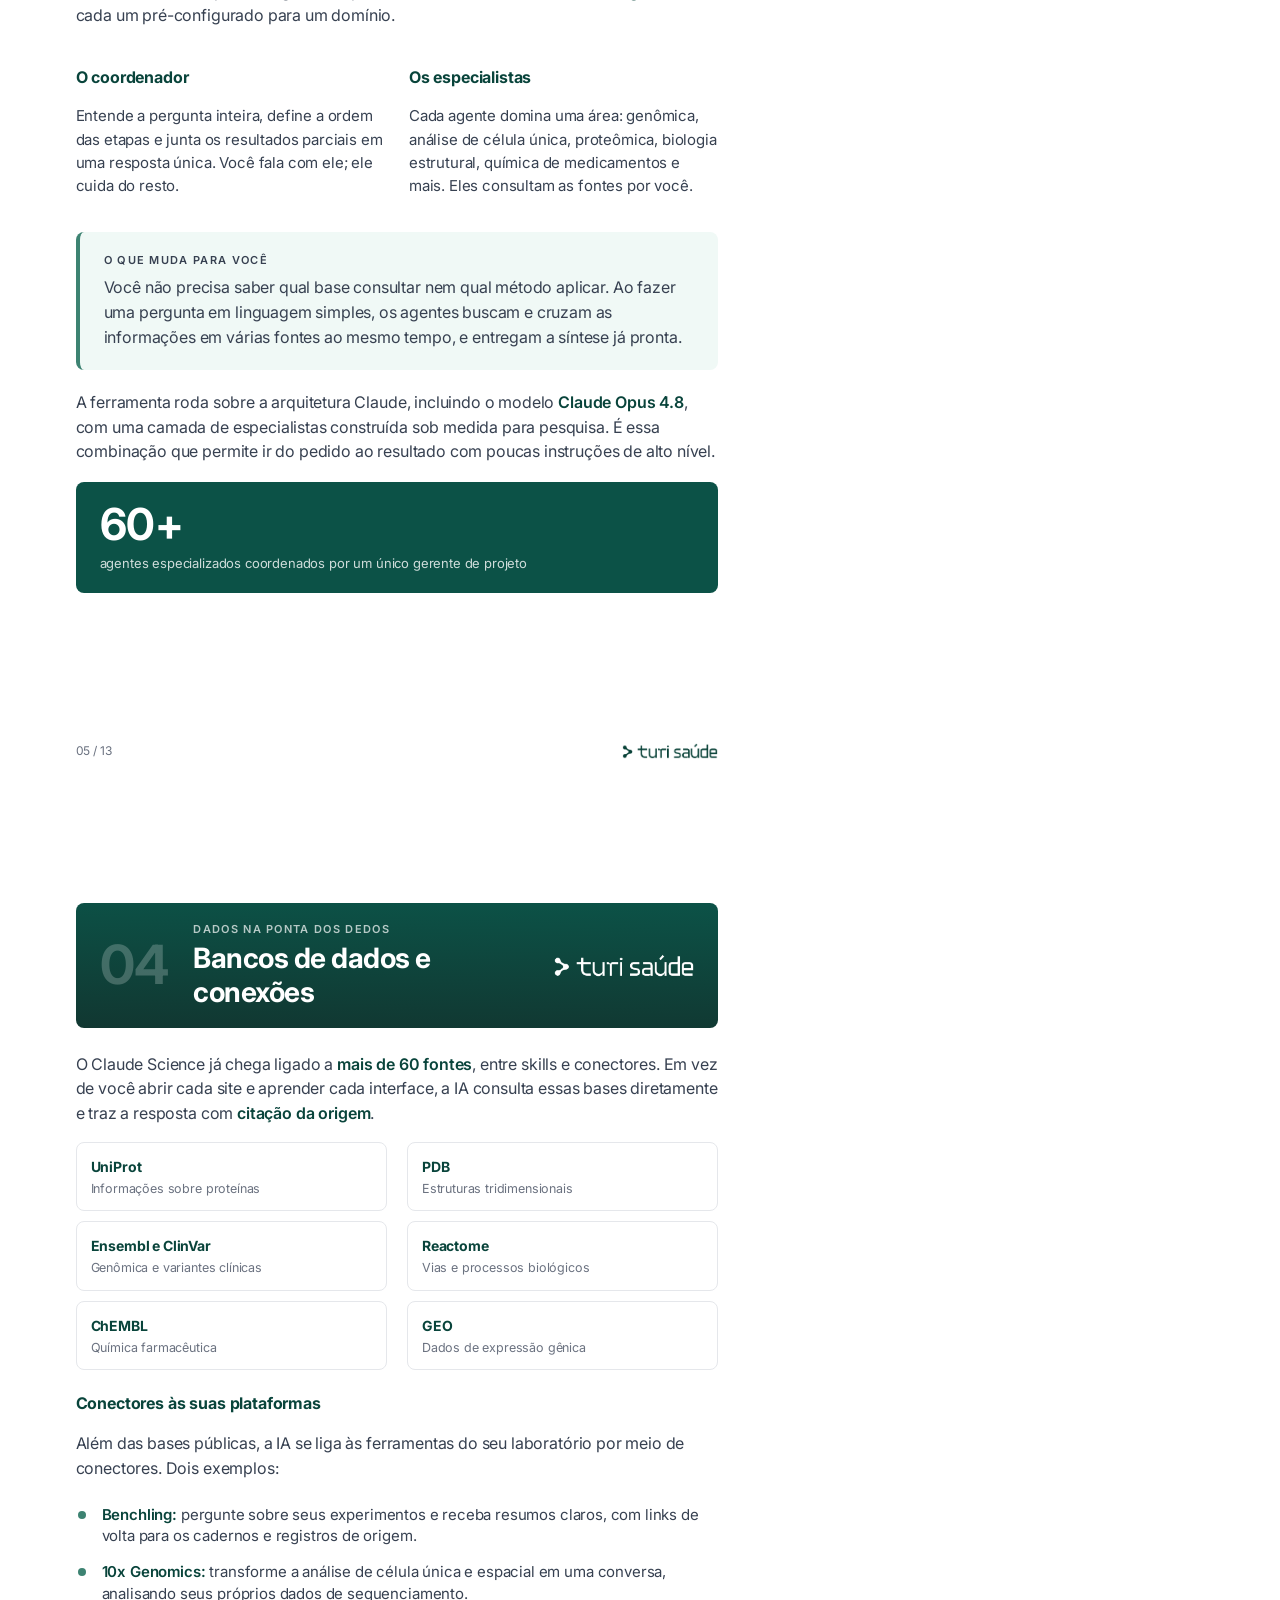
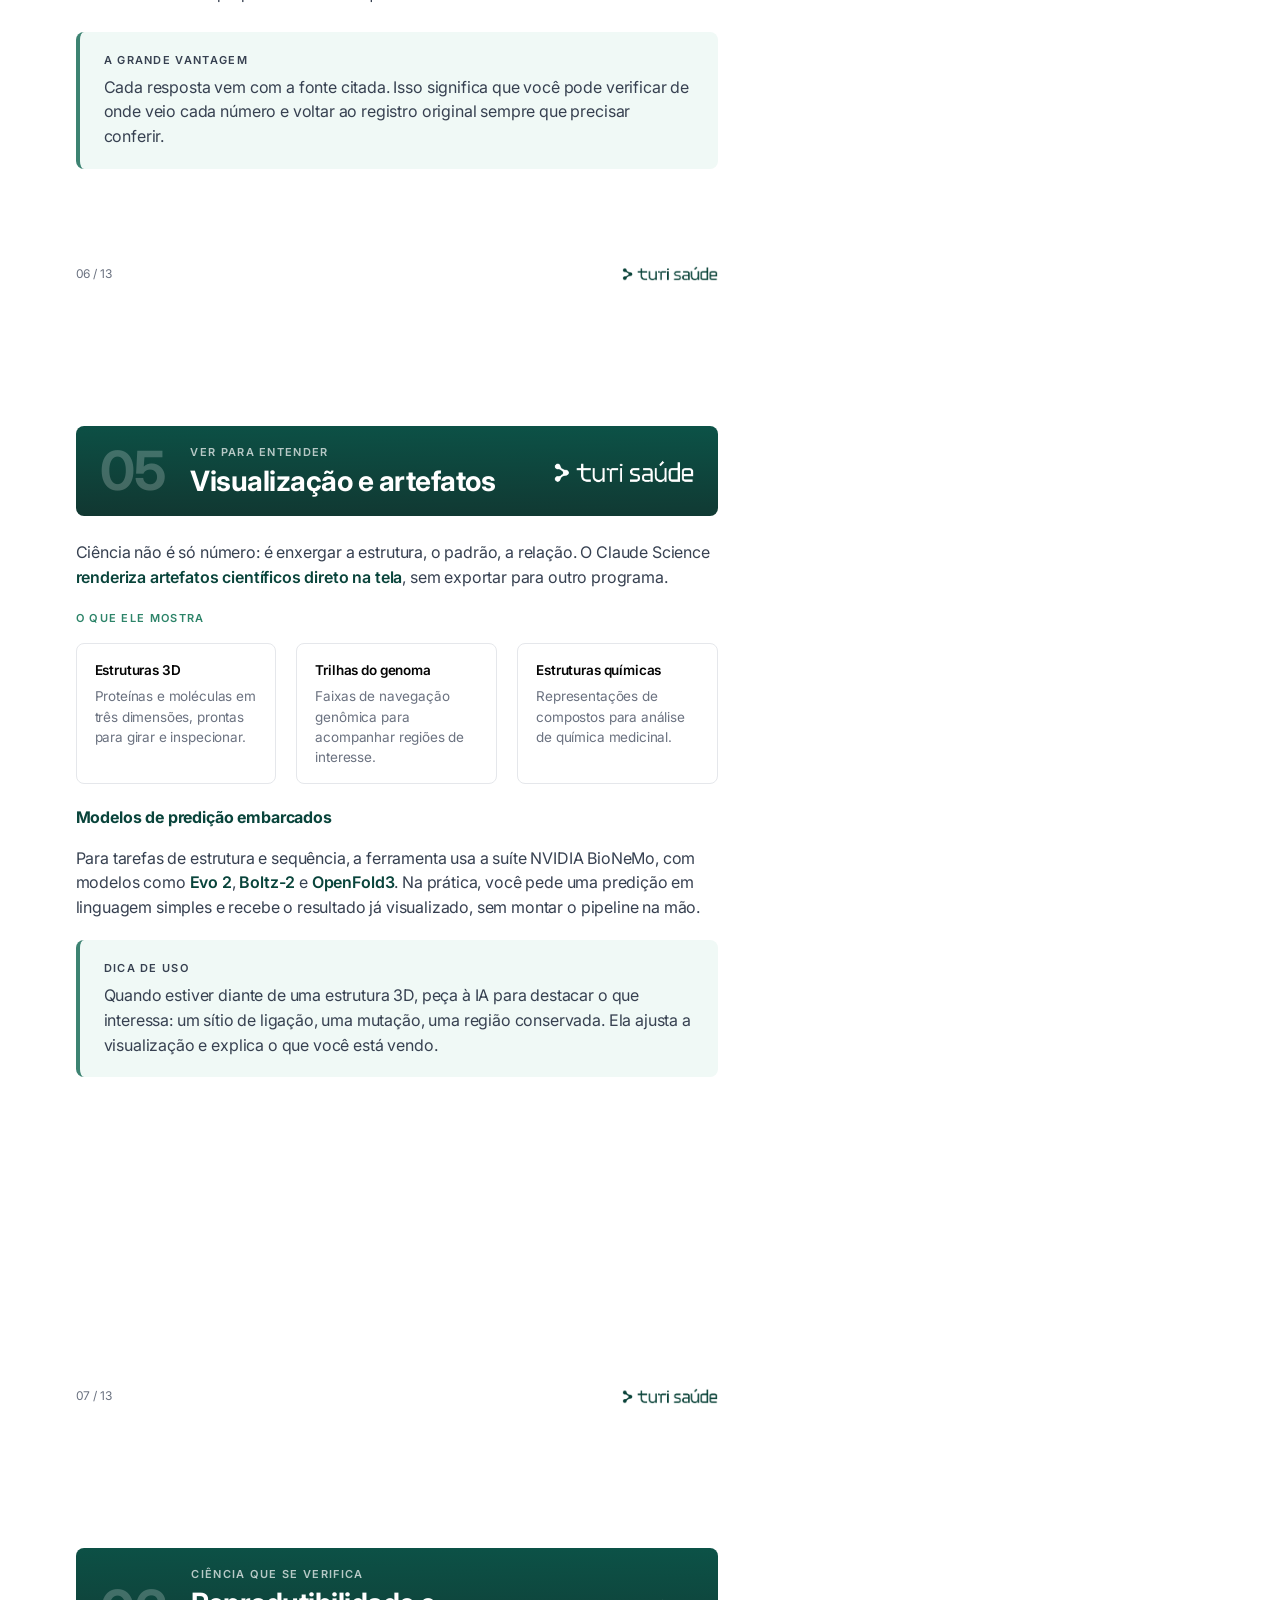
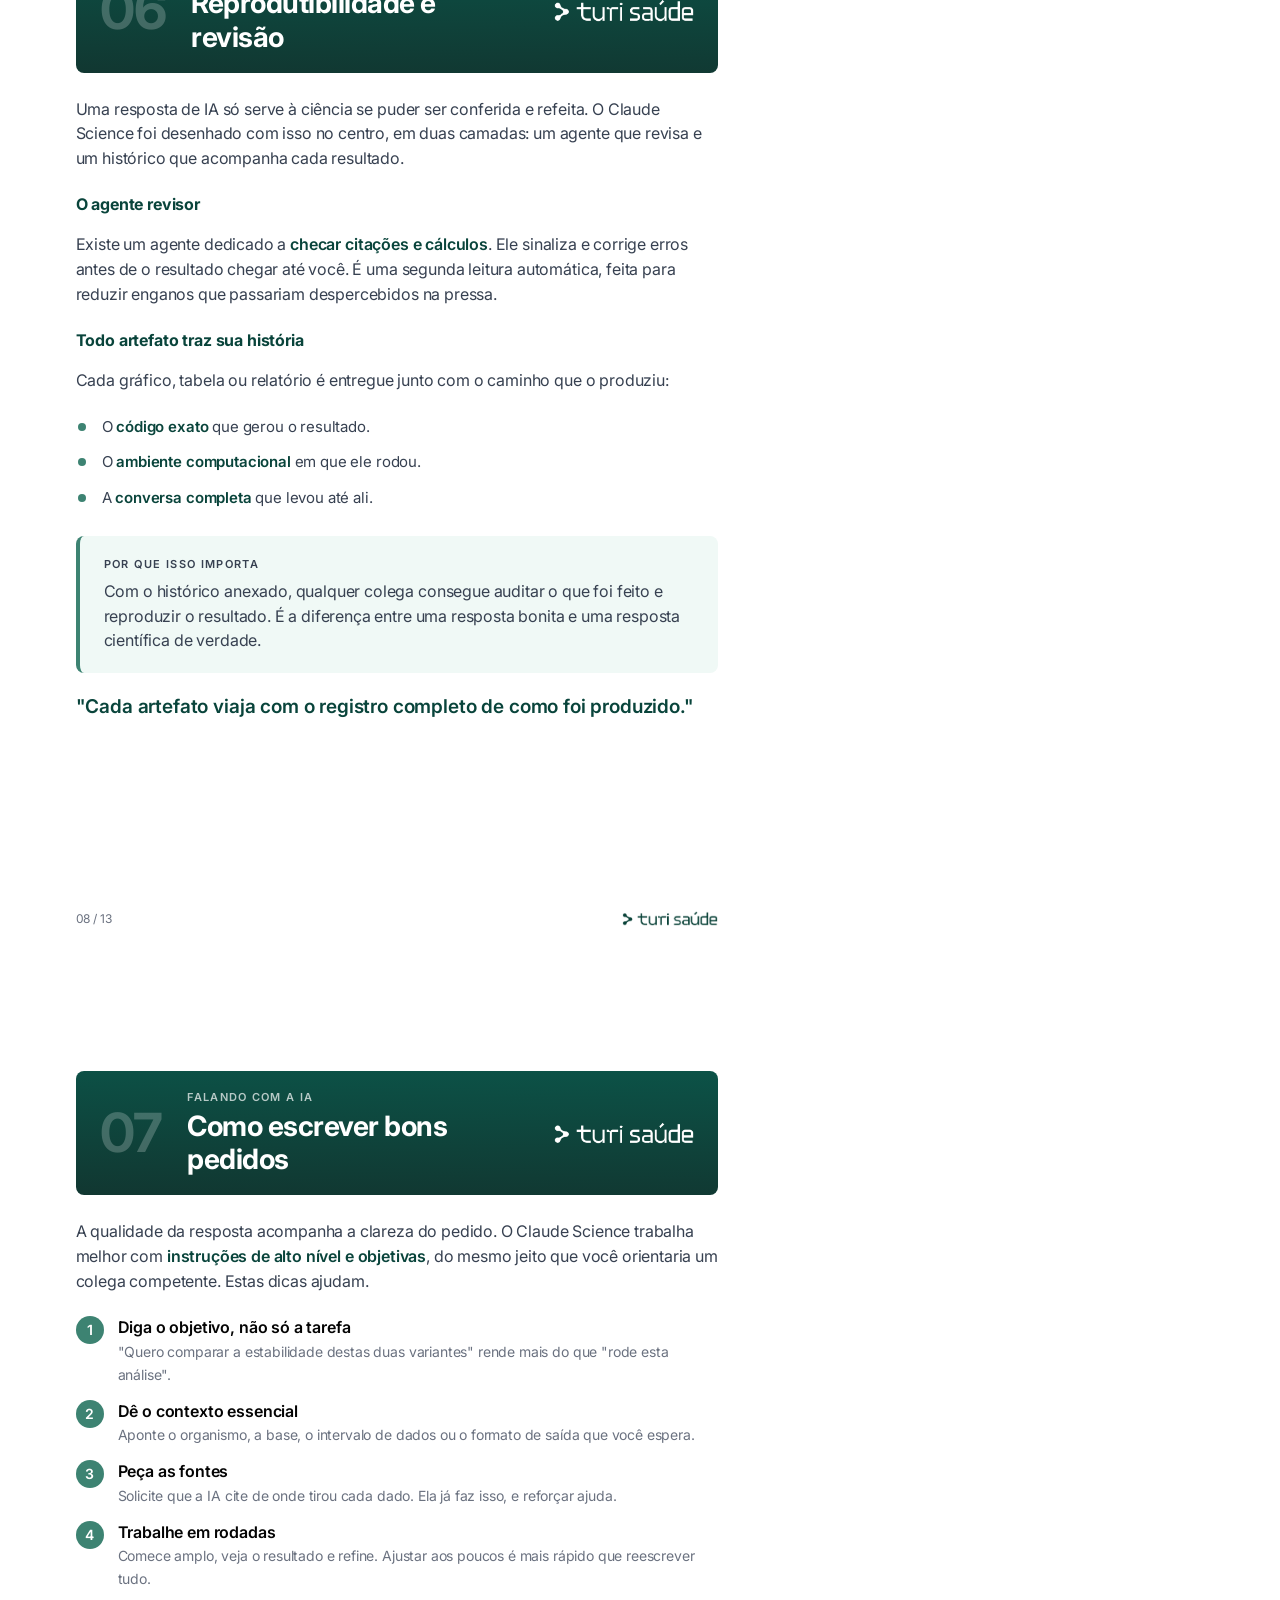
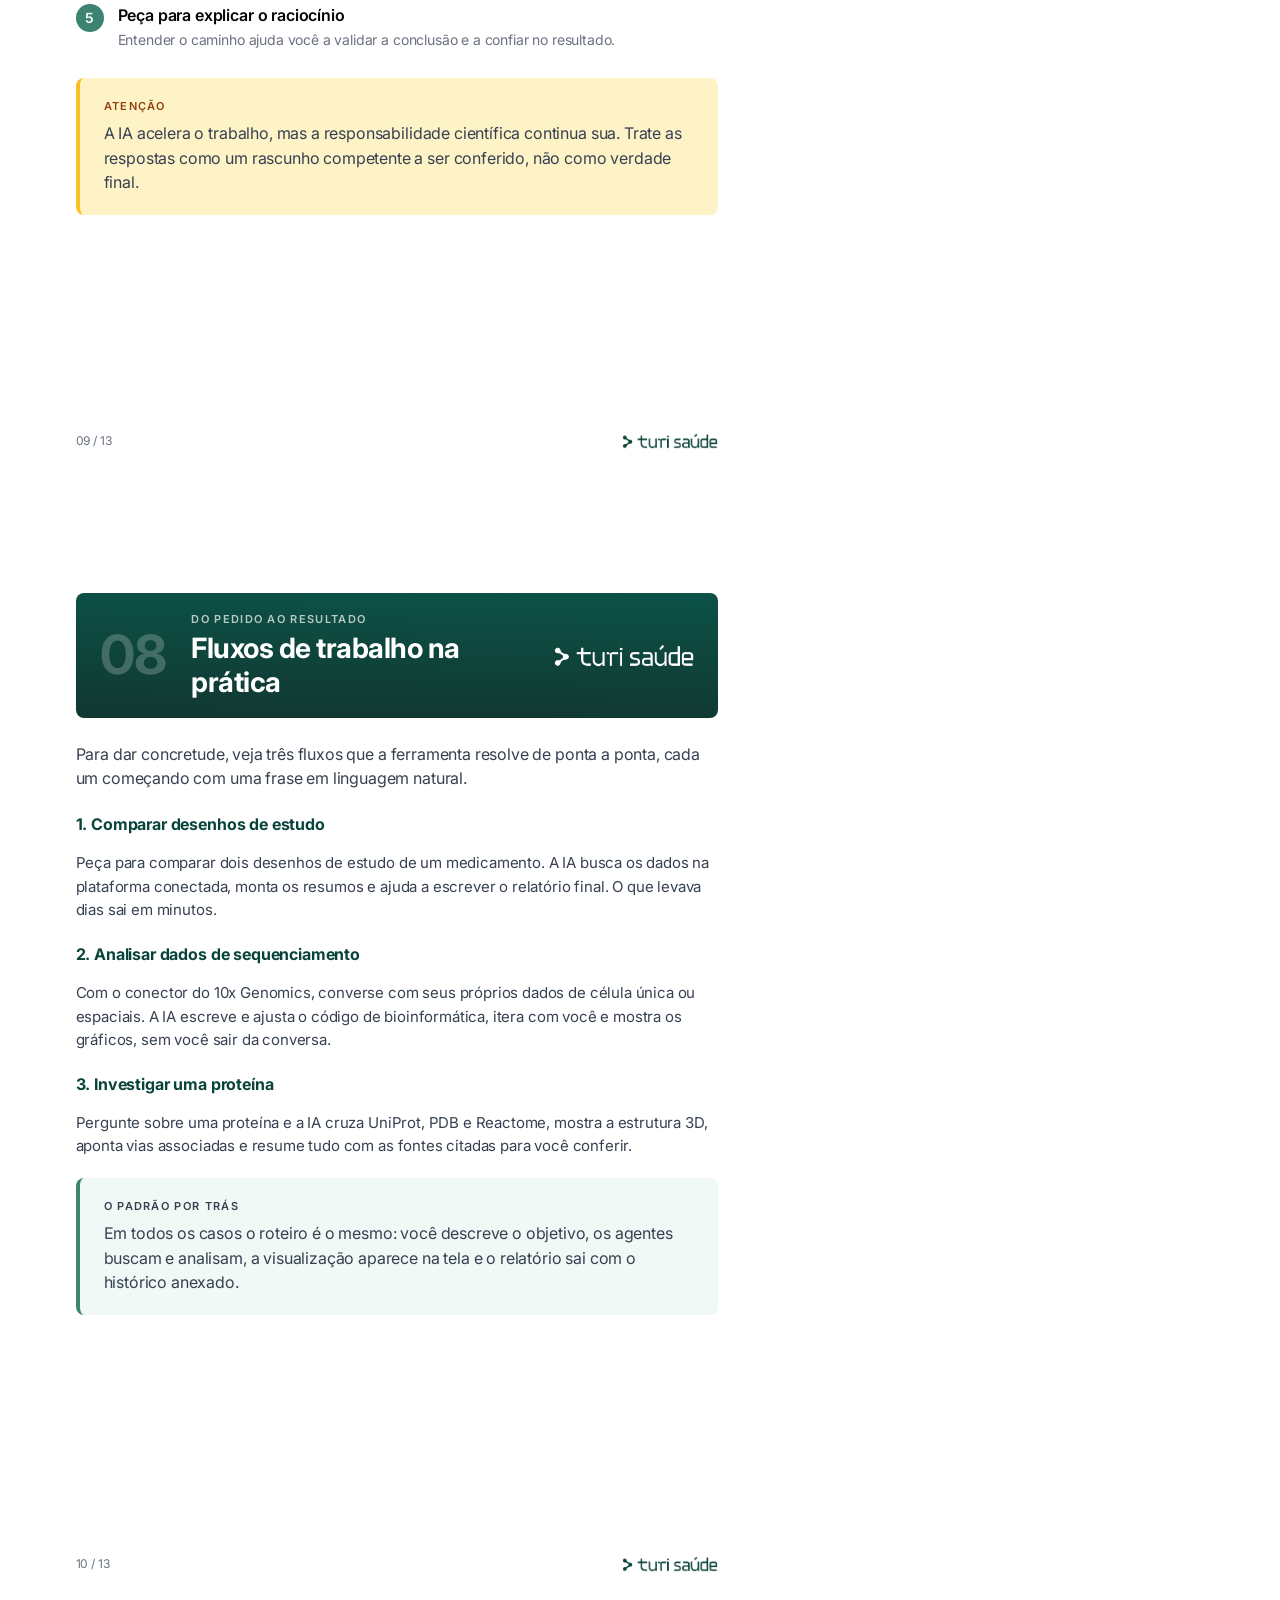
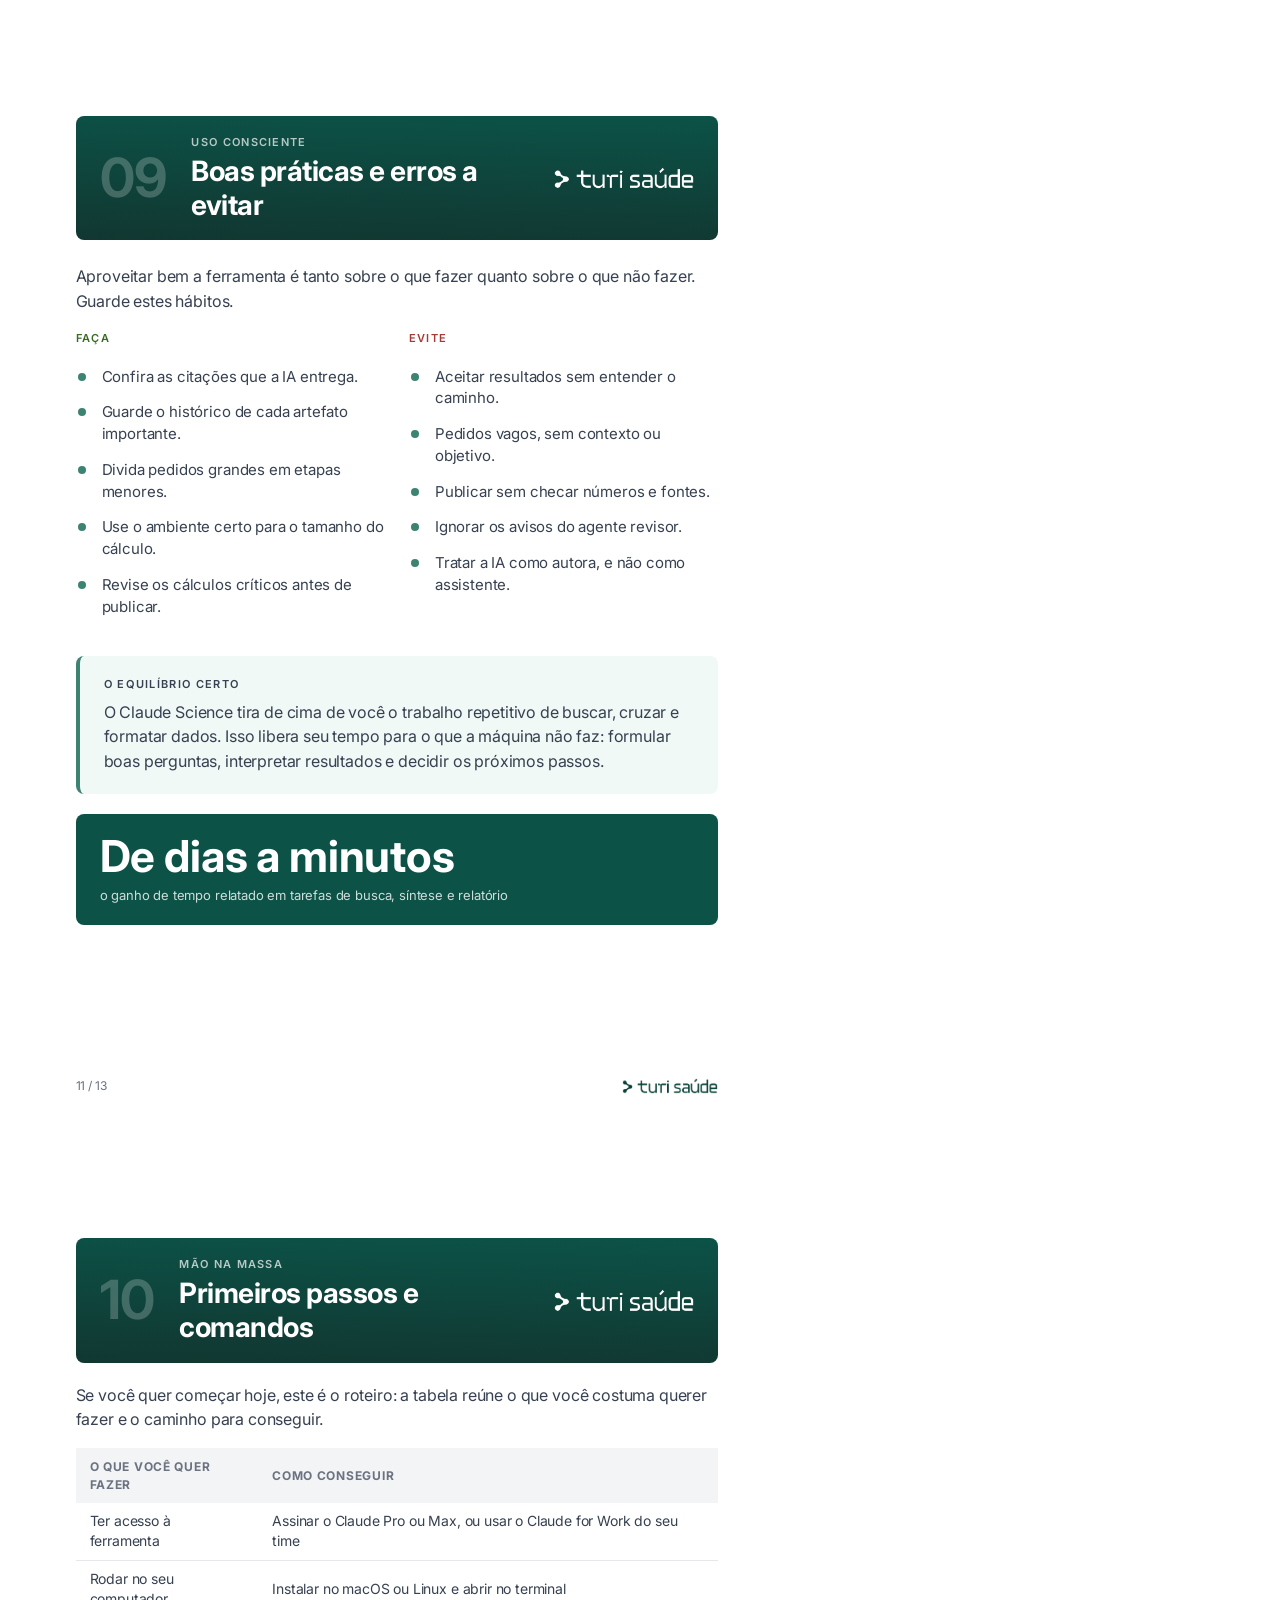
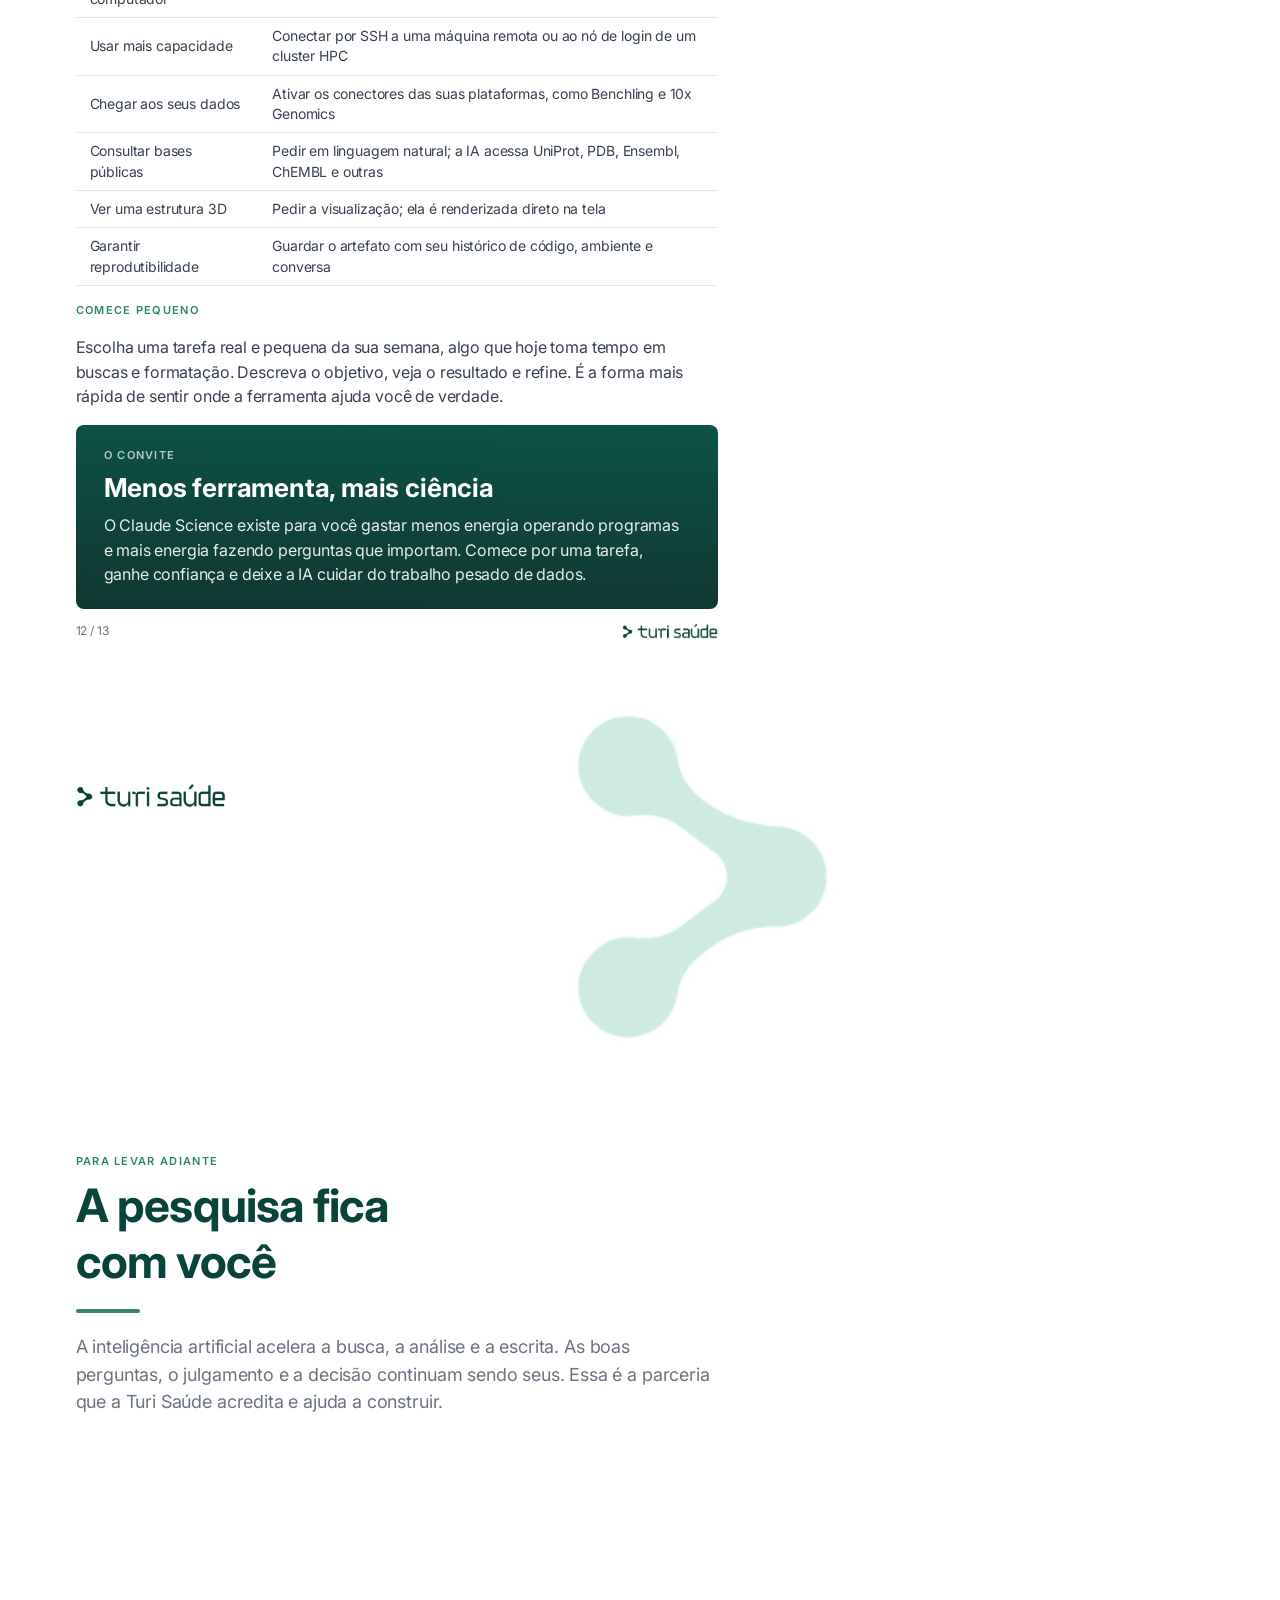
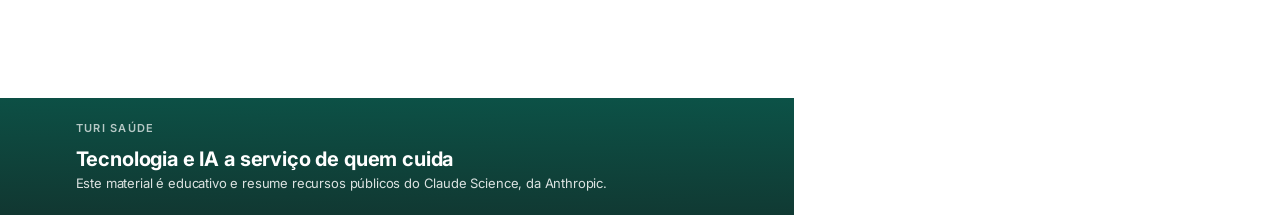
<file: ebook-claude-science/claude-science.html>
<!doctype html>
<html lang="pt-BR">
<head>
<meta charset="utf-8">
<title>Turi Saúde: Guia do Claude Science</title>
<link rel="stylesheet" href="turi-theme.css">
<style>
  /* Ajustes finos para este ebook */
  .section-band{padding:18px 24px;}
  .section-band .num{font-size:54px;}
  .lead{font-size:18px;color:var(--gray-700);}
  .mono{font-family:"SFMono-Regular",Consolas,"Liberation Mono",Menlo,monospace;
    font-size:13px;background:var(--gray-100);border:1px solid var(--border);
    border-radius:var(--radius-md);padding:2px 7px;color:var(--primary-900);}
  .cmd{font-family:"SFMono-Regular",Consolas,"Liberation Mono",Menlo,monospace;
    font-size:13px;background:#102822;color:#CEEAE1;border-radius:var(--radius-lg);
    padding:14px 18px;margin:12px 0;line-height:1.6;white-space:pre-wrap;}
  .cmd .c{color:#70B79F;}
  .cards.trio .card{padding:16px 18px;}
  .cards .card p{font-size:13.5px;line-height:1.5;}
  ul.clean{margin:12px 0;padding-left:0;list-style:none;}
  ul.clean li{position:relative;padding:7px 0 7px 26px;color:var(--gray-700);font-size:15px;}
  ul.clean li::before{content:"";position:absolute;left:2px;top:14px;width:8px;height:8px;
    border-radius:var(--radius-full);background:var(--primary-500);}
  .toc-list{list-style:none;padding:0;margin:14px 0 0;}
  .toc-list li{display:flex;align-items:baseline;gap:18px;padding:7px 0;border-bottom:1px solid var(--border);}
  .toc-list .tn{font-size:22px;font-weight:700;color:var(--primary-300);width:42px;flex:none;}
  .toc-list .tt{font-weight:600;color:var(--foreground);font-size:16px;}
  .toc-list .td{color:var(--muted-foreground);font-size:13.5px;display:block;font-weight:400;margin-top:2px;}
  h4.mini{font-size:16px;color:var(--primary-dark);font-weight:700;margin:22px 0 6px;}
  .db-grid{display:grid;grid-template-columns:1fr 1fr;gap:10px 20px;margin:14px 0;}
  .db-grid .db{border:1px solid var(--border);border-radius:var(--radius-lg);padding:12px 14px;}
  .db-grid .db b{color:var(--primary-dark);font-size:14px;}
  .db-grid .db span{display:block;color:var(--muted-foreground);font-size:12.5px;margin-top:2px;}
  .two-col{display:flex;gap:24px;}
  .two-col>div{flex:1;}
  .quote{font-size:19px;line-height:1.5;color:var(--primary-dark);font-weight:600;margin:18px 0;}
  .close-band{background:var(--gradient-primary-dark);border-radius:var(--radius-lg);
    padding:22px 28px;color:#fff;margin-top:16px;}
  .steps li{padding:7px 0;}
  #cap10 tbody td{padding:8px 14px;}
  #cap10 table{margin:12px 0;}
  .close-band .kicker{color:rgba(255,255,255,0.7);}
  .close-band h3{color:#fff;font-size:26px;}
  .close-band p{color:rgba(255,255,255,0.9);}
</style>
</head>
<body>

<!-- ================= CAPA ================= -->
<section class="page cover">
  <img class="logo" src="assets/logo-green.png" alt="Turi Saúde">
  <img class="watermark" src="assets/symbol-watermark-light.png" alt="">
  <div style="margin-top:auto;margin-bottom:auto;">
    <p class="kicker">GUIA PRÁTICO DE INTELIGÊNCIA ARTIFICIAL PARA PESQUISA</p>
    <h1>Claude Science<br>na prática</h1>
    <div class="rule"></div>
    <p class="subtitle">O manual direto para começar a usar a bancada de pesquisa com IA
      da Anthropic: o que ela faz, como acessar e as dicas que fazem você tirar o
      máximo da ferramenta no dia a dia da ciência.</p>
  </div>
  <div class="cover-footer">
    <p class="kicker">MATERIAL EDUCATIVO</p>
    <div class="name">Turi Saúde</div>
    <div class="contact">Tecnologia e IA a serviço de quem cuida e de quem pesquisa</div>
  </div>
</section>

<!-- ================= SUMÁRIO ================= -->
<section class="page">
  <div class="section-band">
    <div class="num">00</div>
    <div class="titles">
      <p class="kicker kicker-on-dark">SUMÁRIO</p>
      <h2>O que você vai encontrar</h2>
    </div>
    <img class="logo-white" src="assets/logo-white.png" alt="Turi Saúde">
  </div>

  <ul class="toc-list">
    <li><span class="tn">01</span><span><span class="tt">O que é o Claude Science</span>
      <span class="td">A bancada de pesquisa com IA e por que ela existe</span></span></li>
    <li><span class="tn">02</span><span><span class="tt">Como acessar e instalar</span>
      <span class="td">Planos, requisitos e onde a ferramenta roda</span></span></li>
    <li><span class="tn">03</span><span><span class="tt">Como o Claude Science trabalha</span>
      <span class="td">O agente coordenador e os mais de 60 especialistas</span></span></li>
    <li><span class="tn">04</span><span><span class="tt">Bancos de dados e conexões</span>
      <span class="td">As fontes científicas já integradas à ferramenta</span></span></li>
    <li><span class="tn">05</span><span><span class="tt">Visualização e artefatos</span>
      <span class="td">Estruturas 3D, gráficos e relatórios prontos para auditoria</span></span></li>
    <li><span class="tn">06</span><span><span class="tt">Reprodutibilidade e revisão</span>
      <span class="td">Como confiar no resultado e refazer o caminho</span></span></li>
    <li><span class="tn">07</span><span><span class="tt">Como escrever bons pedidos</span>
      <span class="td">Dicas de prompt para respostas úteis e precisas</span></span></li>
    <li><span class="tn">08</span><span><span class="tt">Fluxos de trabalho na prática</span>
      <span class="td">Exemplos reais de uso do início ao fim</span></span></li>
    <li><span class="tn">09</span><span><span class="tt">Boas práticas e erros a evitar</span>
      <span class="td">O que fazer e o que não fazer com a IA</span></span></li>
    <li><span class="tn">10</span><span><span class="tt">Primeiros passos e comandos</span>
      <span class="td">Seu roteiro para começar hoje</span></span></li>
  </ul>

  <div class="page-footer">
    <span>02 / 13</span>
    <img class="logo" src="assets/logo-green.png" alt="Turi Saúde">
  </div>
</section>

<!-- ================= 01 ================= -->
<section class="page">
  <div class="section-band">
    <div class="num">01</div>
    <div class="titles">
      <p class="kicker kicker-on-dark">O PONTO DE PARTIDA</p>
      <h2>O que é o Claude Science</h2>
    </div>
    <img class="logo-white" src="assets/logo-white.png" alt="Turi Saúde">
  </div>

  <p class="lead" style="margin-top:24px;">O Claude Science é uma <strong>bancada de
    pesquisa com inteligência artificial</strong> criada pela Anthropic. A ideia é simples:
    reunir em um só ambiente as ferramentas, os bancos de dados e os fluxos que o
    pesquisador usa todos os dias, para você parar de saltar entre dezenas de sites,
    pipelines e programas diferentes.</p>

  <p>Assim como o Claude Code faz com programação, o Claude Science recebe um pedido em
    linguagem natural, entende o objetivo, planeja as etapas e executa boa parte do
    trabalho sozinho. Ele é especialmente forte em biologia computacional e em
    desenvolvimento de medicamentos, mas serve a qualquer pesquisa que dependa de dados.</p>

  <div class="callout">
    <p class="kicker">POR QUE ISSO IMPORTA</p>
    <p>Em uma demonstração, uma pesquisadora pediu ao Claude para comparar dois desenhos
      de estudo de um medicamento. A IA buscou os dados, montou os resumos e ajudou a
      escrever um relatório completo em minutos. Um trabalho que costuma levar dias.</p>
  </div>

  <p class="kicker" style="margin-top:24px;">EM RESUMO</p>
  <div class="cards">
    <div class="card">
      <p class="card-title">Um ambiente único</p>
      <p>Dados, análise, visualização e escrita no mesmo lugar, sem trocar de ferramenta a cada passo.</p>
    </div>
    <div class="card">
      <p class="card-title">Trabalho autônomo</p>
      <p>Você descreve o objetivo em português; a IA planeja e executa as etapas técnicas.</p>
    </div>
    <div class="card">
      <p class="card-title">Feito para ciência</p>
      <p>Já vem conectado às bases e aos métodos usados em genômica, proteômica e química.</p>
    </div>
  </div>

  <div class="page-footer">
    <span>03 / 13</span>
    <img class="logo" src="assets/logo-green.png" alt="Turi Saúde">
  </div>
</section>

<!-- ================= 02 ================= -->
<section class="page">
  <div class="section-band">
    <div class="num">02</div>
    <div class="titles">
      <p class="kicker kicker-on-dark">COLOCANDO PARA FUNCIONAR</p>
      <h2>Como acessar e instalar</h2>
    </div>
    <img class="logo-white" src="assets/logo-white.png" alt="Turi Saúde">
  </div>

  <p style="margin-top:24px;">O Claude Science está disponível para <strong>todos os
    assinantes pagos do Claude</strong>. Como pessoa física, você acessa a partir de uma
    conta Pro ou Max. Times acessam pelo Claude for Work. A ferramenta está em fase beta,
    então novos recursos chegam com frequência.</p>

  <h4 class="mini">Onde ela roda</h4>
  <ul class="clean">
    <li>No seu computador, em <strong>macOS</strong> ou <strong>Linux</strong>.</li>
    <li>Em uma <strong>máquina remota</strong>, via acesso SSH.</li>
    <li>No <strong>nó de login de um cluster HPC</strong>, para cálculos pesados.</li>
  </ul>

  <p>Essa flexibilidade existe porque a pesquisa nem sempre cabe no laptop. Você pode
    começar localmente e, quando precisar de mais capacidade, apontar a ferramenta para
    um servidor ou cluster sem mudar seu jeito de trabalhar.</p>

  <div class="callout warning">
    <p class="kicker">ANTES DE COMEÇAR</p>
    <p>Confirme três coisas: uma assinatura paga ativa, acesso ao terminal do sistema onde
      a ferramenta vai rodar e permissão para conectar suas fontes de dados. Sem isso, a
      instalação até funciona, mas a IA não consegue chegar aos seus dados.</p>
  </div>

  <p class="kicker" style="margin-top:22px;">O CAMINHO EM TRÊS PASSOS</p>
  <ul class="steps">
    <li><span class="n">1</span><span><span class="s-title">Garanta o acesso</span><br>
      <span class="s-desc">Tenha uma conta Claude Pro, Max ou Work ativa.</span></span></li>
    <li><span class="n">2</span><span><span class="s-title">Instale no ambiente certo</span><br>
      <span class="s-desc">Escolha entre o seu computador, uma máquina remota ou o cluster HPC.</span></span></li>
    <li><span class="n">3</span><span><span class="s-title">Conecte suas fontes</span><br>
      <span class="s-desc">Ative os conectores das bases e plataformas que você já usa.</span></span></li>
  </ul>

  <div class="page-footer">
    <span>04 / 13</span>
    <img class="logo" src="assets/logo-green.png" alt="Turi Saúde">
  </div>
</section>

<!-- ================= 03 ================= -->
<section class="page">
  <div class="section-band">
    <div class="num">03</div>
    <div class="titles">
      <p class="kicker kicker-on-dark">POR DENTRO DA FERRAMENTA</p>
      <h2>Como o Claude Science trabalha</h2>
    </div>
    <img class="logo-white" src="assets/logo-white.png" alt="Turi Saúde">
  </div>

  <p style="margin-top:24px;">Por trás da conversa simples existe uma equipe de agentes.
    Um <strong>agente coordenador</strong> funciona como gerente de projeto: recebe o seu
    pedido, quebra em tarefas menores e distribui cada uma para os agentes especializados
    certos. São <strong>mais de 60 agentes</strong>, cada um pré-configurado para um domínio.</p>

  <div class="two-col" style="margin-top:8px;">
    <div>
      <h4 class="mini">O coordenador</h4>
      <p style="font-size:15px;">Entende a pergunta inteira, define a ordem das etapas e
        junta os resultados parciais em uma resposta única. Você fala com ele; ele cuida
        do resto.</p>
    </div>
    <div>
      <h4 class="mini">Os especialistas</h4>
      <p style="font-size:15px;">Cada agente domina uma área: genômica, análise de célula
        única, proteômica, biologia estrutural, química de medicamentos e mais. Eles
        consultam as fontes por você.</p>
    </div>
  </div>

  <div class="callout">
    <p class="kicker">O QUE MUDA PARA VOCÊ</p>
    <p>Você não precisa saber qual base consultar nem qual método aplicar. Ao fazer uma
      pergunta em linguagem simples, os agentes buscam e cruzam as informações em várias
      fontes ao mesmo tempo, e entregam a síntese já pronta.</p>
  </div>

  <p>A ferramenta roda sobre a arquitetura Claude, incluindo o modelo <strong>Claude
    Opus 4.8</strong>, com uma camada de especialistas construída sob medida para
    pesquisa. É essa combinação que permite ir do pedido ao resultado com poucas
    instruções de alto nível.</p>

  <div class="stat" style="margin-top:18px;">
    <div class="big">60+</div>
    <div class="label">agentes especializados coordenados por um único gerente de projeto</div>
  </div>

  <div class="page-footer">
    <span>05 / 13</span>
    <img class="logo" src="assets/logo-green.png" alt="Turi Saúde">
  </div>
</section>

<!-- ================= 04 ================= -->
<section class="page">
  <div class="section-band">
    <div class="num">04</div>
    <div class="titles">
      <p class="kicker kicker-on-dark">DADOS NA PONTA DOS DEDOS</p>
      <h2>Bancos de dados e conexões</h2>
    </div>
    <img class="logo-white" src="assets/logo-white.png" alt="Turi Saúde">
  </div>

  <p style="margin-top:24px;">O Claude Science já chega ligado a <strong>mais de 60
    fontes</strong>, entre skills e conectores. Em vez de você abrir cada site e aprender
    cada interface, a IA consulta essas bases diretamente e traz a resposta com
    <strong>citação da origem</strong>.</p>

  <div class="db-grid">
    <div class="db"><b>UniProt</b><span>Informações sobre proteínas</span></div>
    <div class="db"><b>PDB</b><span>Estruturas tridimensionais</span></div>
    <div class="db"><b>Ensembl e ClinVar</b><span>Genômica e variantes clínicas</span></div>
    <div class="db"><b>Reactome</b><span>Vias e processos biológicos</span></div>
    <div class="db"><b>ChEMBL</b><span>Química farmacêutica</span></div>
    <div class="db"><b>GEO</b><span>Dados de expressão gênica</span></div>
  </div>

  <h4 class="mini">Conectores às suas plataformas</h4>
  <p>Além das bases públicas, a IA se liga às ferramentas do seu laboratório por meio de
    conectores. Dois exemplos:</p>
  <ul class="clean">
    <li><strong>Benchling:</strong> pergunte sobre seus experimentos e receba resumos
      claros, com links de volta para os cadernos e registros de origem.</li>
    <li><strong>10x Genomics:</strong> transforme a análise de célula única e espacial em
      uma conversa, analisando seus próprios dados de sequenciamento.</li>
  </ul>

  <div class="callout">
    <p class="kicker">A GRANDE VANTAGEM</p>
    <p>Cada resposta vem com a fonte citada. Isso significa que você pode verificar de
      onde veio cada número e voltar ao registro original sempre que precisar conferir.</p>
  </div>

  <div class="page-footer">
    <span>06 / 13</span>
    <img class="logo" src="assets/logo-green.png" alt="Turi Saúde">
  </div>
</section>

<!-- ================= 05 ================= -->
<section class="page">
  <div class="section-band">
    <div class="num">05</div>
    <div class="titles">
      <p class="kicker kicker-on-dark">VER PARA ENTENDER</p>
      <h2>Visualização e artefatos</h2>
    </div>
    <img class="logo-white" src="assets/logo-white.png" alt="Turi Saúde">
  </div>

  <p style="margin-top:24px;">Ciência não é só número: é enxergar a estrutura, o padrão,
    a relação. O Claude Science <strong>renderiza artefatos científicos direto na tela</strong>,
    sem exportar para outro programa.</p>

  <p class="kicker" style="margin-top:20px;">O QUE ELE MOSTRA</p>
  <div class="cards trio">
    <div class="card">
      <p class="card-title">Estruturas 3D</p>
      <p>Proteínas e moléculas em três dimensões, prontas para girar e inspecionar.</p>
    </div>
    <div class="card">
      <p class="card-title">Trilhas do genoma</p>
      <p>Faixas de navegação genômica para acompanhar regiões de interesse.</p>
    </div>
    <div class="card">
      <p class="card-title">Estruturas químicas</p>
      <p>Representações de compostos para análise de química medicinal.</p>
    </div>
  </div>

  <h4 class="mini">Modelos de predição embarcados</h4>
  <p>Para tarefas de estrutura e sequência, a ferramenta usa a suíte NVIDIA BioNeMo, com
    modelos como <strong>Evo 2</strong>, <strong>Boltz-2</strong> e <strong>OpenFold3</strong>.
    Na prática, você pede uma predição em linguagem simples e recebe o resultado já
    visualizado, sem montar o pipeline na mão.</p>

  <div class="callout">
    <p class="kicker">DICA DE USO</p>
    <p>Quando estiver diante de uma estrutura 3D, peça à IA para destacar o que interessa:
      um sítio de ligação, uma mutação, uma região conservada. Ela ajusta a visualização
      e explica o que você está vendo.</p>
  </div>

  <div class="page-footer">
    <span>07 / 13</span>
    <img class="logo" src="assets/logo-green.png" alt="Turi Saúde">
  </div>
</section>

<!-- ================= 06 ================= -->
<section class="page">
  <div class="section-band">
    <div class="num">06</div>
    <div class="titles">
      <p class="kicker kicker-on-dark">CIÊNCIA QUE SE VERIFICA</p>
      <h2>Reprodutibilidade e revisão</h2>
    </div>
    <img class="logo-white" src="assets/logo-white.png" alt="Turi Saúde">
  </div>

  <p style="margin-top:24px;">Uma resposta de IA só serve à ciência se puder ser
    conferida e refeita. O Claude Science foi desenhado com isso no centro, em duas
    camadas: um agente que revisa e um histórico que acompanha cada resultado.</p>

  <h4 class="mini">O agente revisor</h4>
  <p>Existe um agente dedicado a <strong>checar citações e cálculos</strong>. Ele sinaliza
    e corrige erros antes de o resultado chegar até você. É uma segunda leitura automática,
    feita para reduzir enganos que passariam despercebidos na pressa.</p>

  <h4 class="mini">Todo artefato traz sua história</h4>
  <p>Cada gráfico, tabela ou relatório é entregue junto com o caminho que o produziu:</p>
  <ul class="clean">
    <li>O <strong>código exato</strong> que gerou o resultado.</li>
    <li>O <strong>ambiente computacional</strong> em que ele rodou.</li>
    <li>A <strong>conversa completa</strong> que levou até ali.</li>
  </ul>

  <div class="callout">
    <p class="kicker">POR QUE ISSO IMPORTA</p>
    <p>Com o histórico anexado, qualquer colega consegue auditar o que foi feito e
      reproduzir o resultado. É a diferença entre uma resposta bonita e uma resposta
      científica de verdade.</p>
  </div>

  <p class="quote">"Cada artefato viaja com o registro completo de como foi produzido."</p>

  <div class="page-footer">
    <span>08 / 13</span>
    <img class="logo" src="assets/logo-green.png" alt="Turi Saúde">
  </div>
</section>

<!-- ================= 07 ================= -->
<section class="page">
  <div class="section-band">
    <div class="num">07</div>
    <div class="titles">
      <p class="kicker kicker-on-dark">FALANDO COM A IA</p>
      <h2>Como escrever bons pedidos</h2>
    </div>
    <img class="logo-white" src="assets/logo-white.png" alt="Turi Saúde">
  </div>

  <p style="margin-top:24px;">A qualidade da resposta acompanha a clareza do pedido. O
    Claude Science trabalha melhor com <strong>instruções de alto nível e objetivas</strong>,
    do mesmo jeito que você orientaria um colega competente. Estas dicas ajudam.</p>

  <ul class="steps">
    <li><span class="n">1</span><span><span class="s-title">Diga o objetivo, não só a tarefa</span><br>
      <span class="s-desc">"Quero comparar a estabilidade destas duas variantes" rende mais do que "rode esta análise".</span></span></li>
    <li><span class="n">2</span><span><span class="s-title">Dê o contexto essencial</span><br>
      <span class="s-desc">Aponte o organismo, a base, o intervalo de dados ou o formato de saída que você espera.</span></span></li>
    <li><span class="n">3</span><span><span class="s-title">Peça as fontes</span><br>
      <span class="s-desc">Solicite que a IA cite de onde tirou cada dado. Ela já faz isso, e reforçar ajuda.</span></span></li>
    <li><span class="n">4</span><span><span class="s-title">Trabalhe em rodadas</span><br>
      <span class="s-desc">Comece amplo, veja o resultado e refine. Ajustar aos poucos é mais rápido que reescrever tudo.</span></span></li>
    <li><span class="n">5</span><span><span class="s-title">Peça para explicar o raciocínio</span><br>
      <span class="s-desc">Entender o caminho ajuda você a validar a conclusão e a confiar no resultado.</span></span></li>
  </ul>

  <div class="callout warning">
    <p class="kicker">ATENÇÃO</p>
    <p>A IA acelera o trabalho, mas a responsabilidade científica continua sua. Trate as
      respostas como um rascunho competente a ser conferido, não como verdade final.</p>
  </div>

  <div class="page-footer">
    <span>09 / 13</span>
    <img class="logo" src="assets/logo-green.png" alt="Turi Saúde">
  </div>
</section>

<!-- ================= 08 ================= -->
<section class="page">
  <div class="section-band">
    <div class="num">08</div>
    <div class="titles">
      <p class="kicker kicker-on-dark">DO PEDIDO AO RESULTADO</p>
      <h2>Fluxos de trabalho na prática</h2>
    </div>
    <img class="logo-white" src="assets/logo-white.png" alt="Turi Saúde">
  </div>

  <p style="margin-top:24px;">Para dar concretude, veja três fluxos que a ferramenta
    resolve de ponta a ponta, cada um começando com uma frase em linguagem natural.</p>

  <h4 class="mini">1. Comparar desenhos de estudo</h4>
  <p style="font-size:15px;">Peça para comparar dois desenhos de estudo de um medicamento.
    A IA busca os dados na plataforma conectada, monta os resumos e ajuda a escrever o
    relatório final. O que levava dias sai em minutos.</p>

  <h4 class="mini">2. Analisar dados de sequenciamento</h4>
  <p style="font-size:15px;">Com o conector do 10x Genomics, converse com seus próprios
    dados de célula única ou espaciais. A IA escreve e ajusta o código de bioinformática,
    itera com você e mostra os gráficos, sem você sair da conversa.</p>

  <h4 class="mini">3. Investigar uma proteína</h4>
  <p style="font-size:15px;">Pergunte sobre uma proteína e a IA cruza UniProt, PDB e
    Reactome, mostra a estrutura 3D, aponta vias associadas e resume tudo com as fontes
    citadas para você conferir.</p>

  <div class="callout">
    <p class="kicker">O PADRÃO POR TRÁS</p>
    <p>Em todos os casos o roteiro é o mesmo: você descreve o objetivo, os agentes buscam e
      analisam, a visualização aparece na tela e o relatório sai com o histórico anexado.</p>
  </div>

  <div class="page-footer">
    <span>10 / 13</span>
    <img class="logo" src="assets/logo-green.png" alt="Turi Saúde">
  </div>
</section>

<!-- ================= 09 ================= -->
<section class="page">
  <div class="section-band">
    <div class="num">09</div>
    <div class="titles">
      <p class="kicker kicker-on-dark">USO CONSCIENTE</p>
      <h2>Boas práticas e erros a evitar</h2>
    </div>
    <img class="logo-white" src="assets/logo-white.png" alt="Turi Saúde">
  </div>

  <p style="margin-top:24px;">Aproveitar bem a ferramenta é tanto sobre o que fazer quanto
    sobre o que não fazer. Guarde estes hábitos.</p>

  <div class="two-col" style="margin-top:12px;">
    <div>
      <p class="kicker" style="color:var(--success-dark);">FAÇA</p>
      <ul class="clean">
        <li>Confira as citações que a IA entrega.</li>
        <li>Guarde o histórico de cada artefato importante.</li>
        <li>Divida pedidos grandes em etapas menores.</li>
        <li>Use o ambiente certo para o tamanho do cálculo.</li>
        <li>Revise os cálculos críticos antes de publicar.</li>
      </ul>
    </div>
    <div>
      <p class="kicker" style="color:var(--destructive-dark);">EVITE</p>
      <ul class="clean">
        <li>Aceitar resultados sem entender o caminho.</li>
        <li>Pedidos vagos, sem contexto ou objetivo.</li>
        <li>Publicar sem checar números e fontes.</li>
        <li>Ignorar os avisos do agente revisor.</li>
        <li>Tratar a IA como autora, e não como assistente.</li>
      </ul>
    </div>
  </div>

  <div class="callout">
    <p class="kicker">O EQUILÍBRIO CERTO</p>
    <p>O Claude Science tira de cima de você o trabalho repetitivo de buscar, cruzar e
      formatar dados. Isso libera seu tempo para o que a máquina não faz: formular boas
      perguntas, interpretar resultados e decidir os próximos passos.</p>
  </div>

  <div class="stat" style="margin-top:16px;">
    <div class="big">De dias a minutos</div>
    <div class="label">o ganho de tempo relatado em tarefas de busca, síntese e relatório</div>
  </div>

  <div class="page-footer">
    <span>11 / 13</span>
    <img class="logo" src="assets/logo-green.png" alt="Turi Saúde">
  </div>
</section>

<!-- ================= 10 ================= -->
<section class="page" id="cap10">
  <div class="section-band">
    <div class="num">10</div>
    <div class="titles">
      <p class="kicker kicker-on-dark">MÃO NA MASSA</p>
      <h2>Primeiros passos e comandos</h2>
    </div>
    <img class="logo-white" src="assets/logo-white.png" alt="Turi Saúde">
  </div>

  <p style="margin-top:20px;">Se você quer começar hoje, este é o roteiro: a tabela reúne
    o que você costuma querer fazer e o caminho para conseguir.</p>

  <table>
    <thead>
      <tr><th>O que você quer fazer</th><th>Como conseguir</th></tr>
    </thead>
    <tbody>
      <tr><td>Ter acesso à ferramenta</td><td>Assinar o Claude Pro ou Max, ou usar o Claude for Work do seu time</td></tr>
      <tr><td>Rodar no seu computador</td><td>Instalar no macOS ou Linux e abrir no terminal</td></tr>
      <tr><td>Usar mais capacidade</td><td>Conectar por SSH a uma máquina remota ou ao nó de login de um cluster HPC</td></tr>
      <tr><td>Chegar aos seus dados</td><td>Ativar os conectores das suas plataformas, como Benchling e 10x Genomics</td></tr>
      <tr><td>Consultar bases públicas</td><td>Pedir em linguagem natural; a IA acessa UniProt, PDB, Ensembl, ChEMBL e outras</td></tr>
      <tr><td>Ver uma estrutura 3D</td><td>Pedir a visualização; ela é renderizada direto na tela</td></tr>
      <tr><td>Garantir reprodutibilidade</td><td>Guardar o artefato com seu histórico de código, ambiente e conversa</td></tr>
    </tbody>
  </table>

  <p class="kicker" style="margin-top:16px;">COMECE PEQUENO</p>
  <p>Escolha uma tarefa real e pequena da sua semana, algo que hoje toma tempo em buscas e
    formatação. Descreva o objetivo, veja o resultado e refine. É a forma mais rápida de
    sentir onde a ferramenta ajuda você de verdade.</p>

  <div class="close-band">
    <p class="kicker">O CONVITE</p>
    <h3>Menos ferramenta, mais ciência</h3>
    <p style="margin:8px 0 0;">O Claude Science existe para você gastar menos energia
      operando programas e mais energia fazendo perguntas que importam. Comece por uma
      tarefa, ganhe confiança e deixe a IA cuidar do trabalho pesado de dados.</p>
  </div>

  <div class="page-footer">
    <span>12 / 13</span>
    <img class="logo" src="assets/logo-green.png" alt="Turi Saúde">
  </div>
</section>

<!-- ================= ENCERRAMENTO ================= -->
<section class="page cover">
  <img class="logo" src="assets/logo-green.png" alt="Turi Saúde">
  <img class="watermark" src="assets/symbol-watermark-light.png" alt="">
  <div style="margin-top:auto;margin-bottom:auto;">
    <p class="kicker">PARA LEVAR ADIANTE</p>
    <h1>A pesquisa fica<br>com você</h1>
    <div class="rule"></div>
    <p class="subtitle">A inteligência artificial acelera a busca, a análise e a escrita.
      As boas perguntas, o julgamento e a decisão continuam sendo seus. Essa é a parceria
      que a Turi Saúde acredita e ajuda a construir.</p>
  </div>
  <div class="cover-footer">
    <p class="kicker">TURI SAÚDE</p>
    <div class="name">Tecnologia e IA a serviço de quem cuida</div>
    <div class="contact">Este material é educativo e resume recursos públicos do Claude Science, da Anthropic.</div>
  </div>
</section>

</body>
</html>
</file>
<file: ebook-claude-science/turi-theme.css>
/* ==========================================================================
   Turi Saúde — tema base (HTML + impressão/PDF)
   Use para páginas/relatórios HTML e para ebooks renderizados via HTML->PDF.
   Logos: referencie assets/logo-green.png, logo-white.png, symbol-watermark-light.png
   ========================================================================== */

@import url("https://fonts.googleapis.com/css2?family=Inter:wght@400;500;600;700&family=Noto+Serif:wght@400;700&display=swap");

:root{
  /* primitivos */
  --primary-50:#F0F9F6; --primary-100:#E9F1EF; --primary-200:#CEEAE1;
  --primary-300:#8BCAB6; --primary-400:#70B79F; --primary-500:#3D8372;
  --primary-600:#2D8469; --primary-700:#205C49; --primary-800:#1B4A3B;
  --primary-900:#09443B; --primary-950:#102822;
  --accent-300:#F2B58D; --accent-500:#D08453; --accent-900:#3E2210;
  --gray-50:#F9FAFB; --gray-100:#F3F4F6; --gray-200:#E5E7EB; --gray-300:#D1D5DB;
  --gray-400:#9CA3AF; --gray-500:#6B7280; --gray-700:#374151; --gray-900:#111827;
  /* semânticos */
  --background:#FFFFFF; --foreground:#040404;
  --muted:#E5E7EB; --muted-foreground:#6B7280; --border:#E5E7EB; --subtle:#F3F4F6;
  --primary:#3D8372; --primary-dark:#09443B; --primary-muted:#E9F1EF;
  --primary-foreground:#FFFFFF; --accent:#D08453;
  --success-dark:#386B20; --destructive-dark:#A53A36; --warning-dark:#FBBF24; --warning-light:#FEF3C7;
  --gradient-primary-dark:linear-gradient(1deg,#113731 -0.23%,#0C5247 98.92%);
  /* layout */
  --radius-md:6px; --radius-lg:8px; --radius-xl:12px; --radius-full:999px;
  --font-sans:"Inter",system-ui,sans-serif; --font-serif:"Noto Serif",Georgia,serif;
}

*{box-sizing:border-box;}
body{font-family:var(--font-sans);color:var(--foreground);background:var(--background);
  margin:0;line-height:1.45;-webkit-font-smoothing:antialiased;letter-spacing:-0.01em;}

/* Tipografia */
h1,.heading-xxl{font-size:48px;font-weight:700;line-height:1.2;letter-spacing:-0.0175em;color:var(--primary-dark);margin:0;}
h2,.heading-xl{font-size:40px;font-weight:700;line-height:1.2;letter-spacing:-0.0175em;color:var(--primary-dark);margin:0;}
h3,.heading-lg{font-size:32px;font-weight:700;line-height:1.25;letter-spacing:-0.0075em;color:var(--primary-dark);margin:0;}
p{font-size:16px;line-height:1.55;color:var(--gray-700);}
strong{color:var(--primary-dark);font-weight:600;}
a{color:var(--primary-600);text-decoration:none;}

.kicker{font-size:11px;font-weight:600;text-transform:uppercase;letter-spacing:0.12em;color:var(--primary-600);margin:0 0 8px;}
.kicker-on-dark{color:rgba(255,255,255,0.7);}
.subtitle{font-size:18px;color:var(--muted-foreground);max-width:60ch;}
.rule{width:64px;height:4px;border-radius:var(--radius-full);background:var(--primary-500);margin:20px 0;}

/* Logos (largura explícita: alguns motores de PDF ignoram height em <img>) */
.logo{width:150px;height:auto;}            /* claro: usar logo-green.png */
.logo-white{width:150px;height:auto;}      /* sobre faixa escura: logo-white.png */

/* Faixa de seção (header verde) */
.section-band{position:relative;display:flex;align-items:center;gap:24px;
  background:var(--gradient-primary-dark);border-radius:var(--radius-lg);
  padding:24px 28px;color:#fff;overflow:hidden;}
.section-band .num{font-size:64px;font-weight:700;line-height:1;color:rgba(255,255,255,0.22);}
.section-band .titles{flex:1;}
.section-band .kicker{color:rgba(255,255,255,0.7);margin-bottom:4px;}
.section-band h2,.section-band h3{color:#fff;font-size:28px;}
.section-band .logo-white{margin-left:auto;}

/* Callout (caixa verde clara com barra à esquerda) */
.callout{background:var(--primary-50);border-left:4px solid var(--primary-500);
  border-radius:var(--radius-lg);padding:20px 24px;margin:20px 0;}
.callout .kicker{margin-bottom:6px;}
.callout p{color:var(--gray-700);margin:0;}
.callout.warning{background:var(--warning-light);border-left-color:var(--warning-dark);}
.callout.warning .kicker{color:#92400E;}

/* Cards */
.cards{display:flex;gap:20px;margin:16px 0;}
.card{flex:1;background:#fff;border:1px solid var(--border);border-radius:var(--radius-lg);padding:18px 20px;}
.card .card-title{font-weight:600;color:var(--foreground);margin:0 0 6px;font-size:16px;}
.card p{color:var(--muted-foreground);margin:0;font-size:14px;}

/* Stat box (destaque numérico, fundo escuro) */
.stat{background:#0C5247;color:#fff;border-radius:var(--radius-lg);padding:20px 24px;}
.stat .big{font-size:44px;font-weight:700;line-height:1;}
.stat .label{font-size:13px;color:rgba(255,255,255,0.8);margin-top:8px;}

/* Passos numerados */
.steps{list-style:none;padding:0;margin:16px 0;}
.steps li{display:flex;gap:14px;padding:10px 0;}
.steps .n{flex:none;width:28px;height:28px;border-radius:var(--radius-full);
  background:var(--primary-500);color:#fff;font-weight:600;font-size:14px;
  display:flex;align-items:center;justify-content:center;}
.steps .s-title{font-weight:600;color:var(--foreground);}
.steps .s-desc{color:var(--muted-foreground);font-size:14px;}

/* Tabela */
table{width:100%;border-collapse:collapse;margin:16px 0;font-size:14px;}
thead th{background:var(--subtle);color:var(--muted-foreground);text-transform:uppercase;
  letter-spacing:0.06em;font-size:12px;text-align:left;padding:10px 14px;}
tbody td{border-bottom:1px solid var(--border);padding:12px 14px;color:var(--gray-700);}

/* Badges */
.badge{display:inline-block;font-size:12px;font-weight:600;padding:3px 10px;border-radius:var(--radius-full);}
.badge.primary{background:rgba(233,241,239,0.6);color:var(--primary-dark);border:1px solid var(--primary-200);}
.badge.success{background:rgba(198,234,172,0.3);color:var(--success-dark);border:1px solid #C6EAAC;}
.badge.accent{background:rgba(242,181,141,0.2);color:var(--accent-900);border:1px solid var(--accent-300);}

/* ===== Impressão / PDF (A4) ===== */
@page{size:A4;margin:0;}
.page{position:relative;width:210mm;min-height:297mm;padding:24mm 20mm 22mm;
  background:#fff;page-break-after:always;}
.page:last-child{page-break-after:auto;}
.page-footer{position:absolute;left:20mm;right:20mm;bottom:14mm;display:flex;
  align-items:center;justify-content:space-between;font-size:12px;color:var(--muted-foreground);}
.page-footer span{white-space:nowrap;}
.page-footer .logo{width:96px;}
.section-band .logo-white{width:140px;}
.cover .logo{width:150px;}
.watermark{position:absolute;top:0;right:-40px;width:280px;opacity:1;pointer-events:none;}

/* Capa */
.cover{display:flex;flex-direction:column;}
.cover .logo{margin-bottom:48px;}
.cover h1{font-size:46px;margin:0 0 4px;}
.cover-footer{position:absolute;left:0;right:0;bottom:0;background:var(--gradient-primary-dark);
  color:#fff;padding:22px 20mm;}
.cover-footer .kicker{color:rgba(255,255,255,0.7);}
.cover-footer .name{font-size:20px;font-weight:700;}
.cover-footer .contact{font-size:13px;color:rgba(255,255,255,0.85);}
</file>
